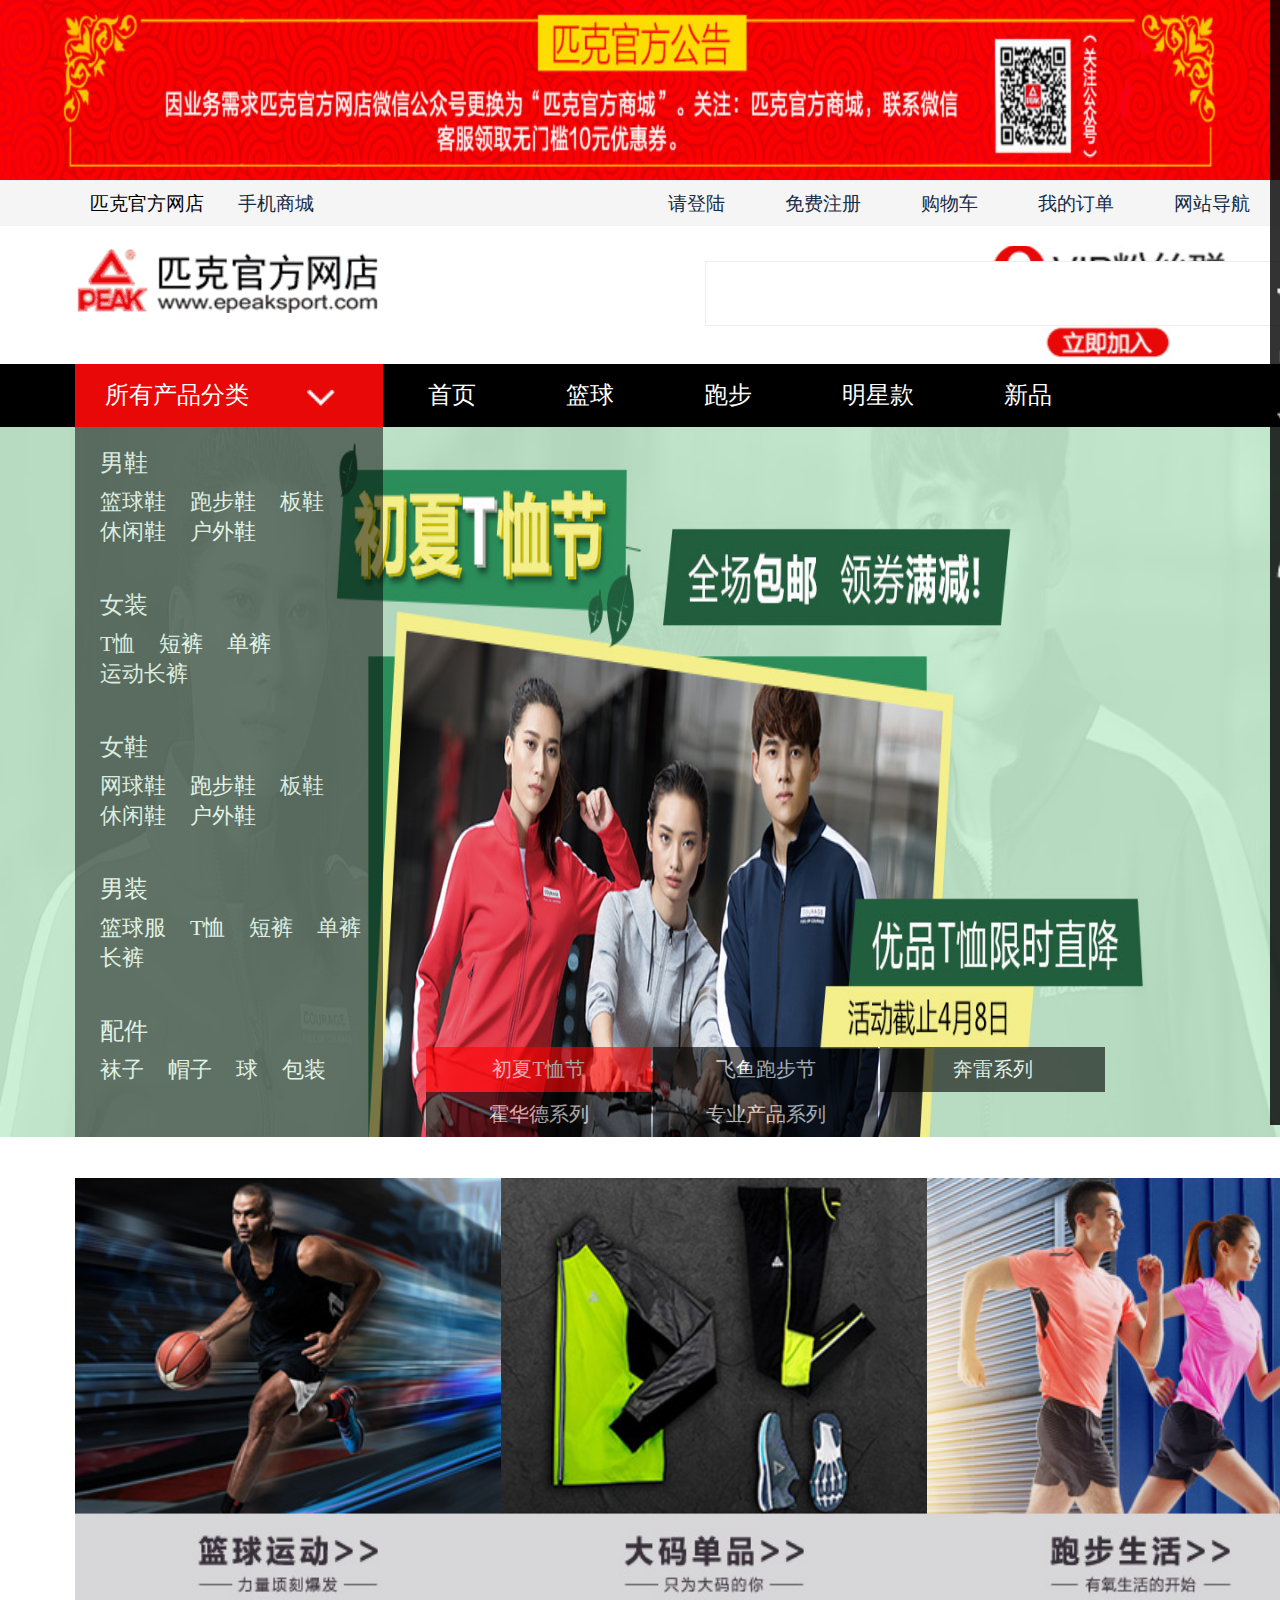
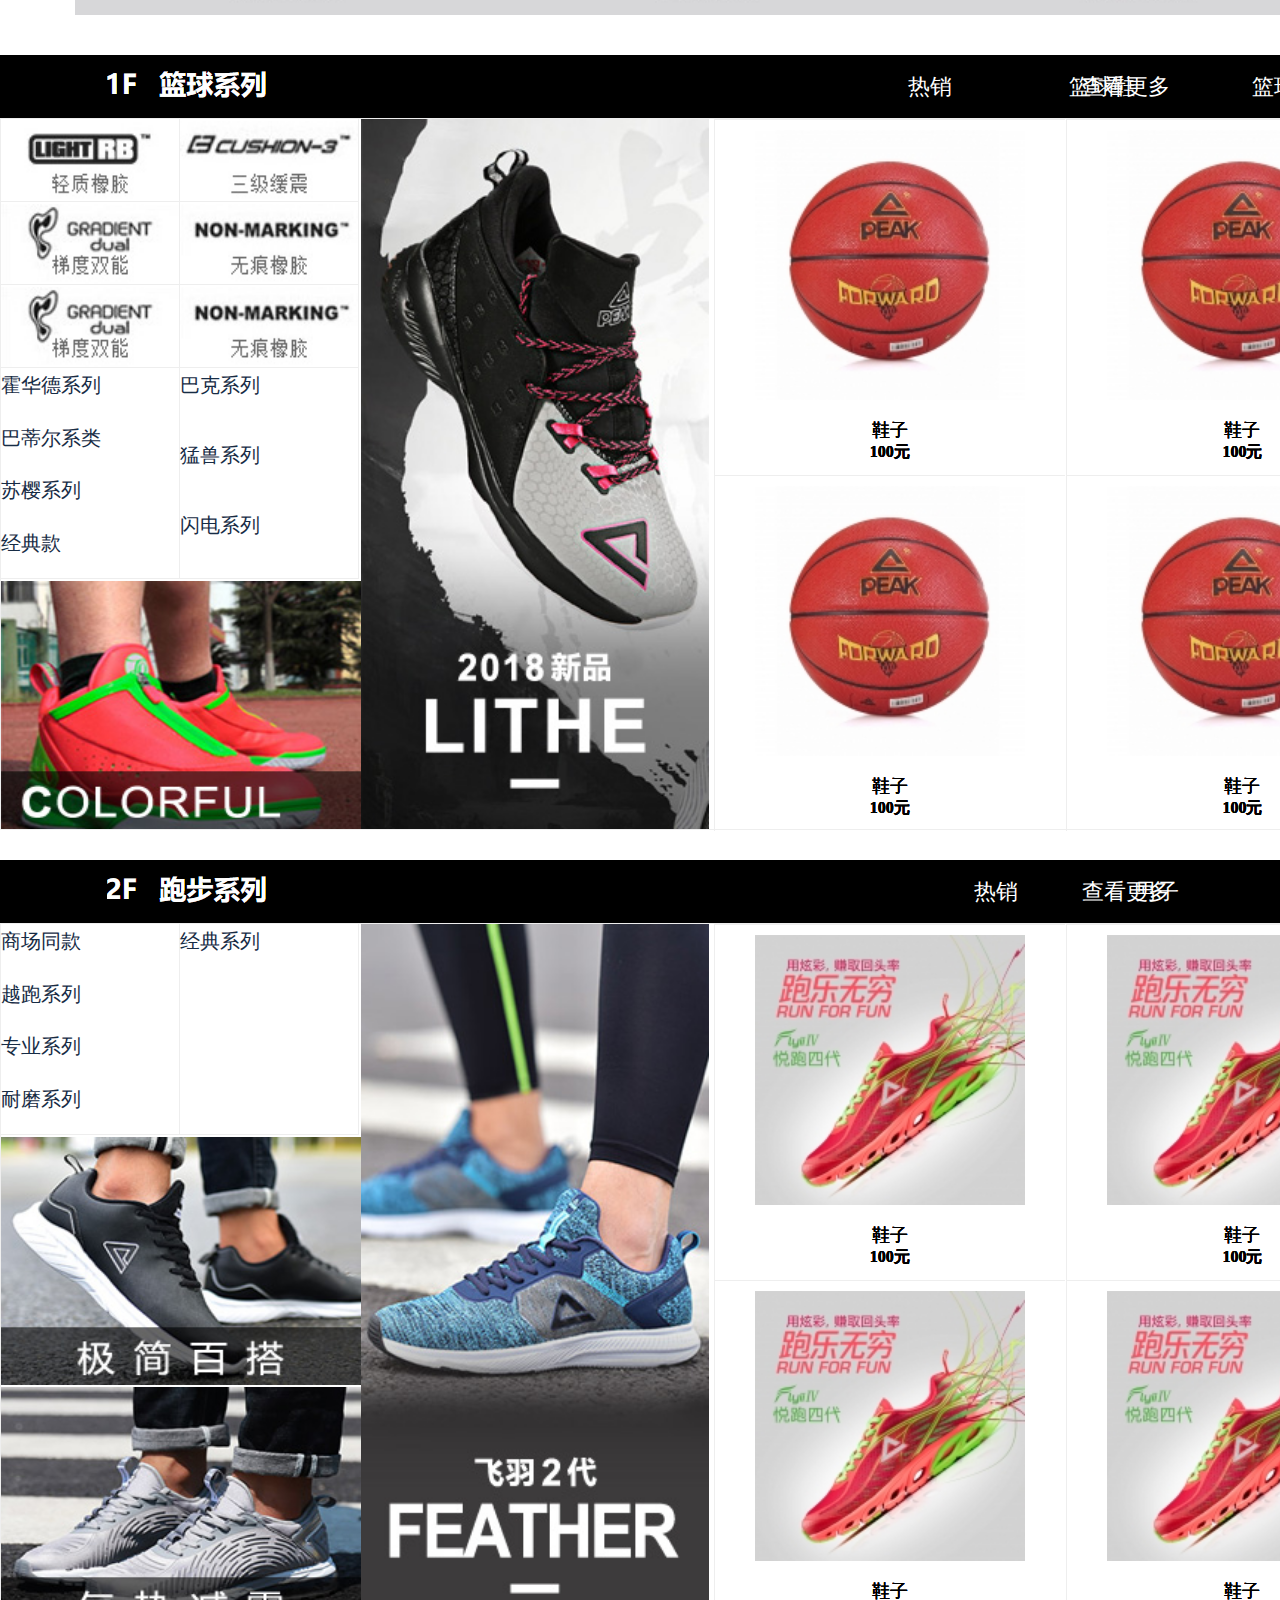
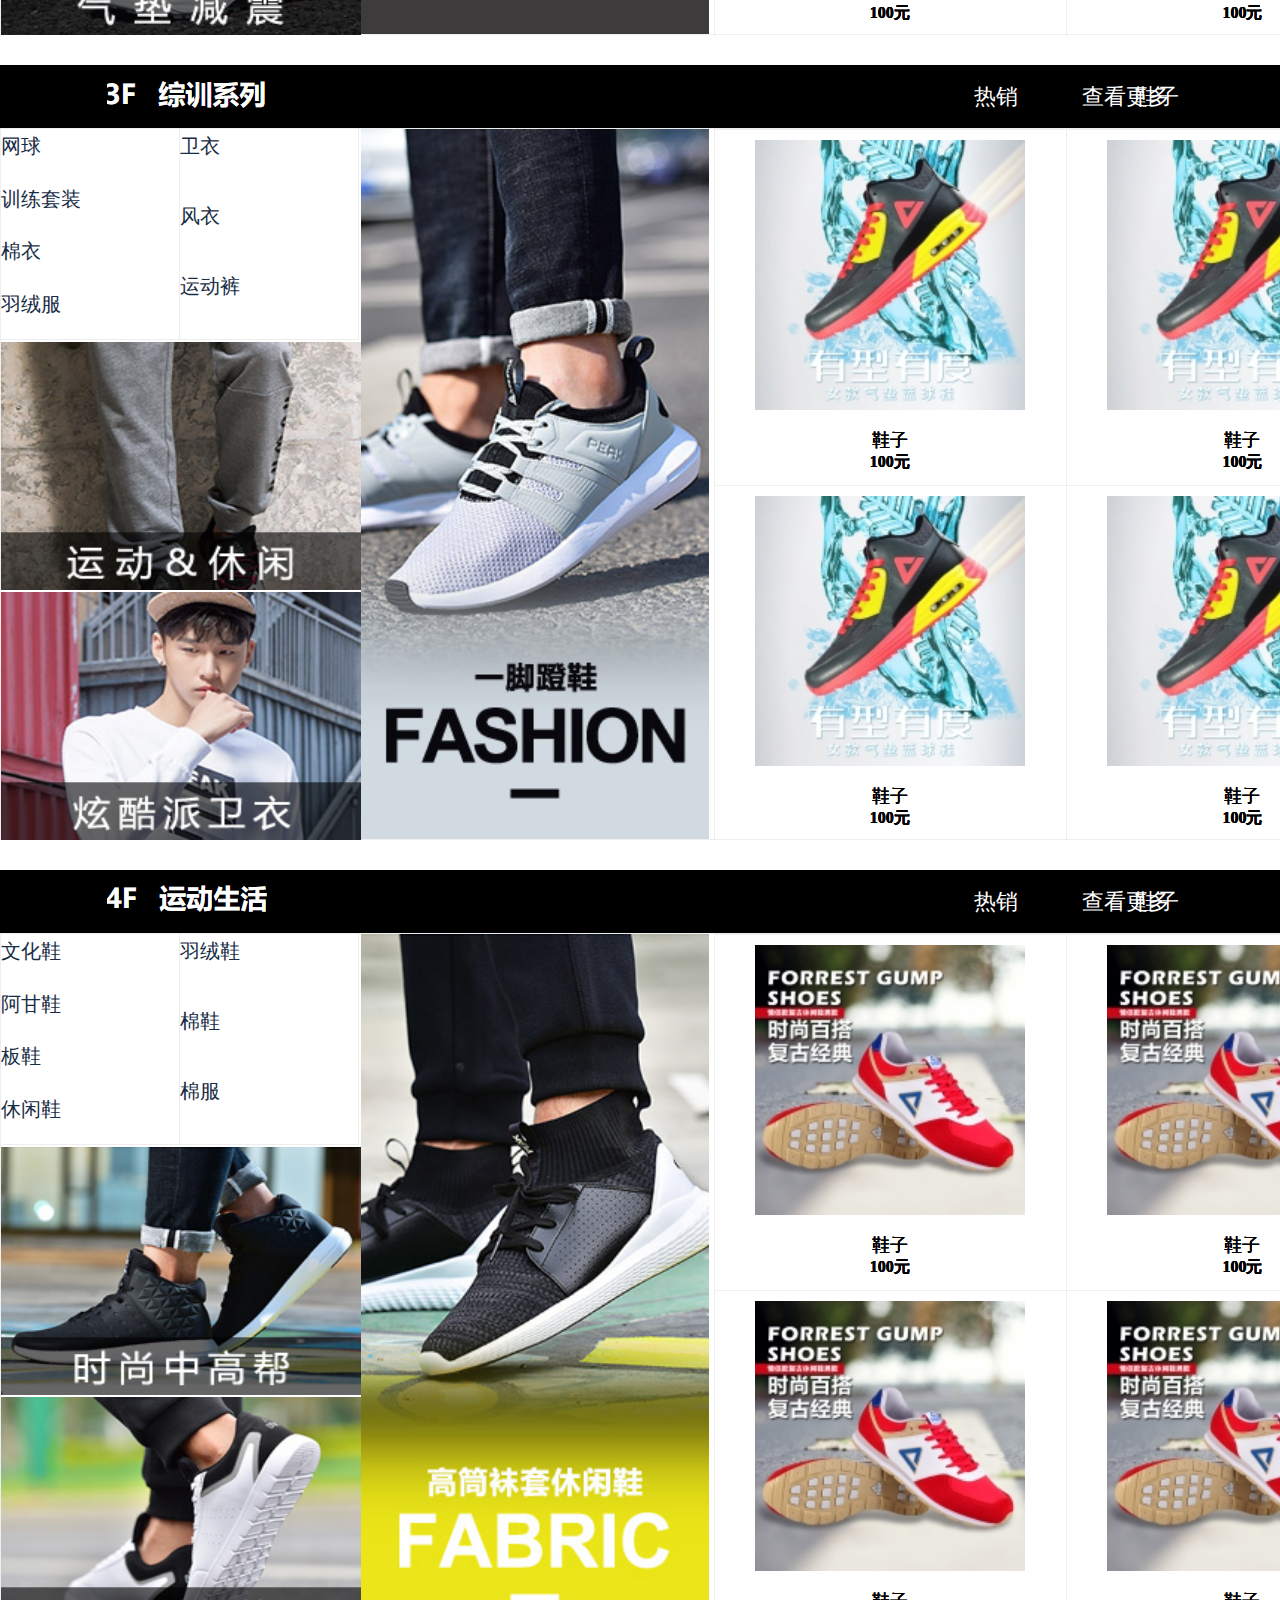
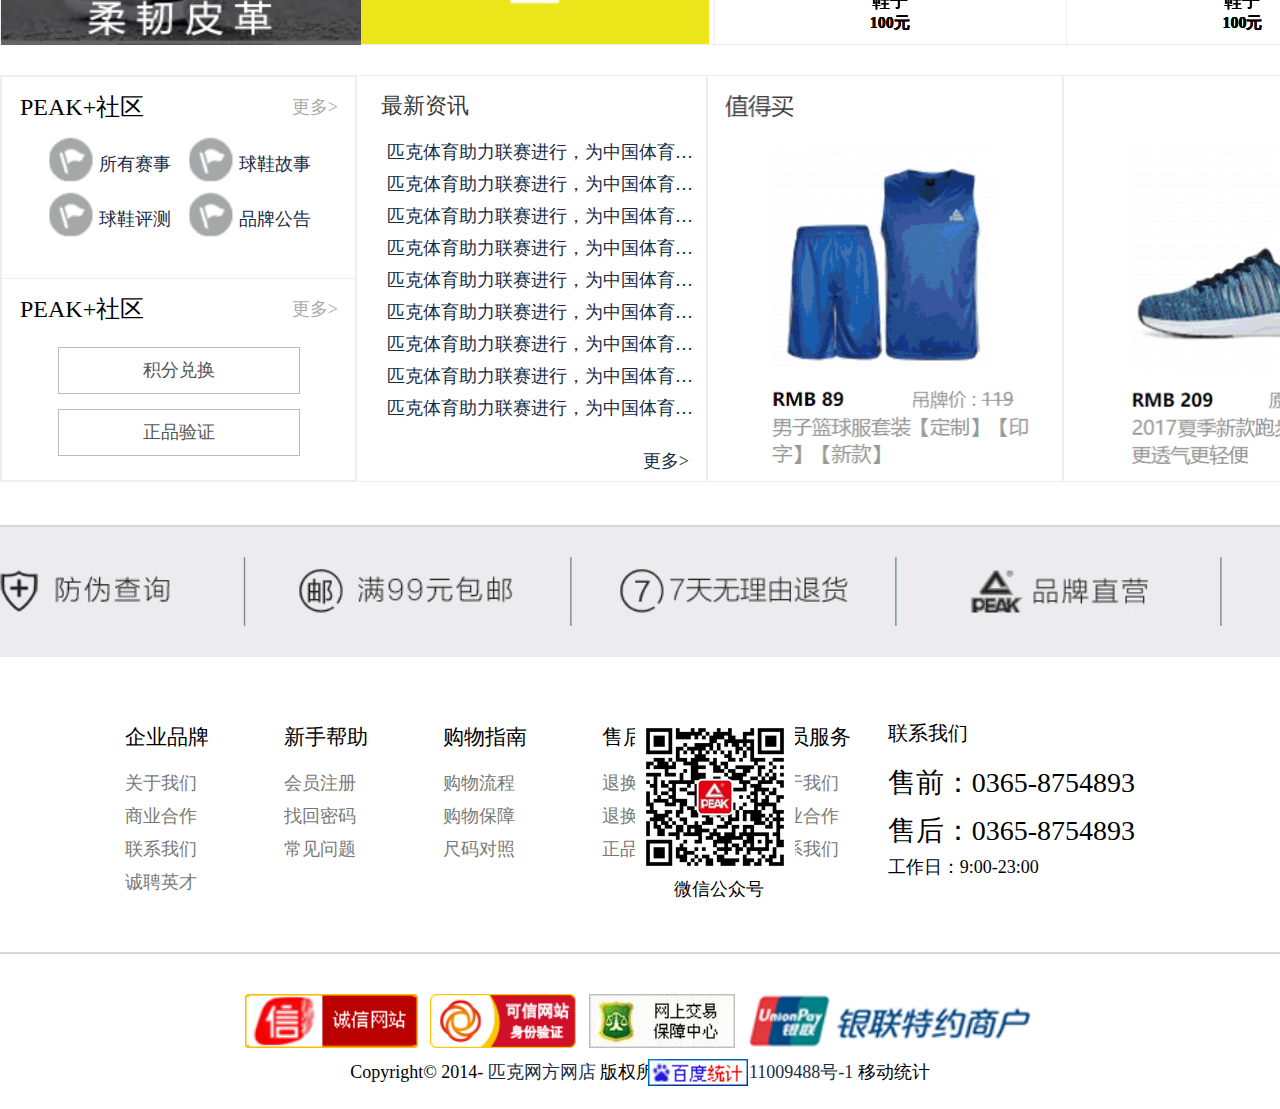
<file: peak/index.html>
<!DOCTYPE html>
<html>

	<head>
		<meta charset="utf-8" />
		<title></title>
	</head>
	<link rel="stylesheet" type="text/css" href="css/index.css" />

	<body>
		<div class="prop">
			<a href="index.html"><img src="images/111.jpg" alt="" /></a>
		</div>
		<!--            header           -->
		<div class="header">
			<ul class="ul-l">
				<li>匹克官方网店</li>
				<li>
					<a href="#">手机商城</a>
					<img class="ma" src="images/m_epeaksport.jpg" alt="" />
				</li>
			</ul>
			<ul class="ul-r">
				<li>
					<a href="login.html">请登陆</a>
				</li>
				<li class="regist">
					<a href="#">免费注册</a>
				</li>
				<li>
					<a href="#">购物车</a>
				</li>
				<li>
					<a href="#">我的订单</a>
				</li>
				<li>
					<a href="#">网站导航</a>
					<ul>
						<li>
							<a href="#">官网</a>
						</li>
						<li>
							<a href="#">俱乐部</a>
						</li>
						<li>
							<a href="#">社区</a>
						</li>
						<li>
							<a href="#">定制</a>
						</li>
						<li>
							<a href="#">正品验证</a>
						</li>
						<li>
							<a href="#">服务中心</a>
						</li>

					</ul>
				</li>
			</ul>
		</div>
		<!--                 search               -->
		<div class="search">
			<a class="logo" href="#"><img src="images/logo_06.gif" alt="" /></a>
			<div>
				<input type="text" />
				<input style="width:125px;height:65px;background:red;border:none;font-size:26px;color:#fff" type="button" value="搜索" />
			</div>
			<a href="#"><img src="images/logo_03.gif" alt="" /></a>
		</div>
		<!--      nav                 -->
		<div class="nav">
			<ul class="nva_t">

				<li class="prod">所有产品分类 <img src="images/jiao.gif" alt="" /></li>
				<li>
					<a href="#">首页</a>
				</li>
				<li>
					<a href="#">篮球</a>
					<div>
						<img src="images/lanqiu.jpg" alt="" />
						<ul>
							<li>
								<h5>鞋子</h5>
								<a href="#">跑步鞋</a>
								<a href="#">运动上衣</a>
								<a href="#">运动裤</a>
							</li>
							<li>
								<h5>服装</h5>
								<a href="#">跑步鞋</a>
								<a href="#">运动上衣</a>
								<a href="#">运动裤</a>
							</li>
							<li class="hot">
								<h5>热门</h5>
								<a href="#">情侣款</a>
								<a href="#">悦跑系列</a>
								<a href="#">轻便系列</a>
								<a href="#">越跑4代</a>
							</li>
						</ul>

					</div>
				</li>
				<li>
					<a href="#">跑步</a>
					<div>
						<img src="images/paobu.jpg" alt="" />
						<ul>
							<li>
								<h5>男子跑步</h5>
								<a href="#">跑步鞋</a>
								<a href="#">运动上衣</a>
								<a href="#">运动裤</a>
							</li>
							<li>
								<h5>女子跑步</h5>
								<a href="#">跑步鞋</a>
								<a href="#">运动上衣</a>
								<a href="#">运动裤</a>
							</li>
							<li class="hot">
								<h5>热门</h5>
								<a href="#">情侣款</a>
								<a href="#">悦跑系列</a>
								<a href="#">轻便系列</a>
								<a href="#">越跑4代</a>
							</li>
						</ul>

					</div>
				</li>
				<li>
					<a href="#">明星款</a>
					<div>
						<img src="images/star.jpg" alt="" />
						<ul>
							<li>
								<h5>篮球</h5>
								<a href="#">跑步鞋</a>
								<a href="#">运动上衣</a>
								<a href="#">运动裤</a>
							</li>
							<li>
								<h5>跑步</h5>
								<a href="#">跑步鞋</a>
								<a href="#">运动上衣</a>
								<a href="#">运动裤</a>
							</li>
							<li class="hot">
								<h5>热门</h5>
								<a href="#">情侣款</a>
								<a href="#">悦跑系列</a>
								<a href="#">轻便系列</a>
								<a href="#">越跑4代</a>
							</li>
						</ul>

					</div>
				</li>
				<li>
					<a href="#">新品</a>
				</li>
				<li>
					<a href="#">企业团购</a>
				</li>
				<li>
					<a href="#">校服</a>
				</li>
				<li>
					<a href="#">大码鞋</a>
				</li>
				<li>
					<a href="#">特惠</a>
				</li>
			</ul>
			<ul class="claf">

				<li>
					<h4>男鞋</h4>
					<a href="#">篮球鞋</a>
					<a href="#">跑步鞋</a>
					<a href="#">板鞋</a>
					<a href="#">休闲鞋</a>
					<a href="#">户外鞋</a>
				</li>
				<li>
					<h4>女装</h4>
					<a href="#">T恤</a>
					<a href="#">短裤</a>
					<a href="#">单裤</a>
					<a href="#">运动长裤</a>
				</li>
				<li>
					<h4>女鞋</h4>
					<a href="#">网球鞋</a>
					<a href="#">跑步鞋</a>
					<a href="#">板鞋</a>
					<a href="#">休闲鞋</a>
					<a href="#">户外鞋</a>
				</li>
				<li>
					<h4>男装</h4>
					<a href="#">篮球服</a>
					<a href="#">T恤</a>
					<a href="#">短裤</a>
					<a href="#">单裤</a>
					<a href="#">长裤</a>
				</li>
				<li>
					<h4>配件</h4>
					<a href="#">袜子</a>
					<a href="#">帽子</a>
					<a href="#">球</a>
					<a href="#">包装</a>
				</li>
			</ul>
		</div>
		<!--                  banner                   -->
		<div class="banner">
			<div class="tp">
				<a href="#"><img style="z-index: 5;" src="images/1.jpg" alt="" /></a>
				<a href="#"><img style="z-index: 4;" src="images/2.jpg" alt="" /></a>
				<a href="#"><img style="z-index: 3;" src="images/3.jpg" alt="" /></a>
				<a href="#"><img style="z-index: 2;" src="images/4.jpg" alt="" /></a>
				<a href="#"><img style="z-index: 1;" src="images/5.jpg" alt="" /></a>
			</div>
			<ul>
				<li class="current">初夏T恤节</li>
				<li>飞鱼跑步节</li>
				<li>奔雷系列</li>
				<li>霍华德系列</li>
				<li>专业产品系列</li>

			</ul>
			<p class="bz">&lt;</p>
			<span class="bz">&gt;</span>
		</div>
		<!--         plate    -->
		<div class="plate">
			<a href="#"><img src="images/lanqiu290x280.jpg" alt="" /></a>
			<a href="#"><img src="images/dama290x280.jpg" alt="" /></a>
			<a href="#"><img src="images/running290x280.jpg" alt="" /></a>
			<a href="#"><img src="images/team290x280.jpg" alt="" /></a>
		</div>
		<!--                   floor      -->
		<div>
		<div class="floor">
			<div class="floor1 ff1">
				<a class="ff" href="#"></a><img src="images/floor1.gif" alt="" />
				<ul>
					<li class="show">热销 </li>
					<li>篮球鞋 </li>
					<li>篮球服 </li>
					<li>篮球配件 </li>
				</ul>
				<a class="more" href="#">查看更多</a>
			</div>
			<div class="cont">
				<div class="coo">
					<ul>
						<li>
							<a href="#"><img src="images/qingzhi.jpg" alt="" /></a>
						</li>
						<li>
							<a href="#"><img src="images/sanji.jpg" alt="" /></a>
						</li>
						<li>
							<a href="#"><img src="images/tidu.jpg" alt="" /></a>
						</li>
						<li>
							<a href="#"><img src="images/wuhen.jpg" alt="" /></a>
						</li>
						<li>
							<a href="#"><img src="images/tidu.jpg" alt="" /></a>
						</li>
						<li>
							<a href="#"><img src="images/wuhen.jpg" alt="" /></a>
						</li>
						<li>
							<ul>
								<li>
									<a href="#">霍华德系列</a>
								</li>
								<li>
									<a href="#">巴蒂尔系类</a>
								</li>
								<li>
									<a href="#">苏樱系列</a>
								</li>
								<li>
									<a href="#">经典款</a>
								</li>
							</ul>
						</li>
						<li>
							<ul>
								<li>
									<a href="#">巴克系列</a>
								</li>
								<li>
									<a href="#">猛兽系列</a>
								</li>
								<li>
									<a href="#">闪电系列</a>
								</li>
							</ul>
						</li>
					</ul>
					<a href="#"><img src="images/DA610531.jpg" alt="" /></a>
				</div>
				<div class="cp">
					<a href=""><img src="images/DA810061.jpg" alt="" /></a>
				</div>
				<div class="main mm1">
					<ul>
						<li>
							<img src="images/x1512975912767_4366_x_180_x_180.jpg" alt="" />
							<p>鞋子</p>
							<i>100元</i>
						</li>
						<li>
							<img src="images/x1501836232977_5217_x_180_x_180.jpg" alt="" />
							<p>鞋子</p>
							<i>100元</i>
						</li>
						<li>
							<img src="images/x1488250986859_7181_x_180_x_180.jpg" alt="" />
							<p>鞋子</p>
							<i>100元</i>
						</li>
						<li>
							<img src="images/x1495264915879_1499_x_180_x_180.jpg" alt="" />
							<p>鞋子</p>
							<i>100元</i>
						</li>
						<li>
							<img src="images/x1498899426944_3145_x_180_x_180.jpg" alt="" />
							<p>鞋子</p>
							<i>100元</i>
						</li>
						<li>
							<dd><img src="images/x1501053082781_3267_x_180_x_180.jpg" alt="" />
								<p>鞋子</p>
								<i>100元</i>
						</li>
					</ul>

				</div>
				<div class="main mm1">
					<ul>
						<li>
							<img src="images/x1447055515194_7342_x_180_x_180.jpg" alt="" />
							<p>鞋子</p>
							<i>100元</i>
						</li>
						<li>
							<img src="images/x1480256606753_7136_x_180_x_180.jpg" alt="" />
							<p>鞋子</p>
							<i>100元</i>
						</li>
						<li>
							<img src="images/x1470815304541_4626_x_180_x_180.jpg" alt="" />
							<p>鞋子</p>
							<i>100元</i>
						</li>
						<li>
							<img src="images/x1470644400690_5695_x_180_x_180.jpg" alt="" />
							<p>鞋子</p>
							<i>100元</i>
						</li>
						<li>
							<img src="images/x1453874354323_8680_x_180_x_180.jpg" alt="" />
							<p>鞋子</p>
							<i>100元</i>
						</li>
						<li>
							<dd><img src="images/x1462862387956_4696_x_180_x_180.jpg" alt="" />
								<p>鞋子</p>
								<i>100元</i>
						</li>
					</ul>

				</div>
				<div class="main mm1">
					<ul>
						<li>
							<img src="images/x1463996570643_5756_x_180_x_180.jpg" alt="" />
							<p>鞋子</p>
							<i>100元</i>
						</li>
						<li>
							<img src="images/x1432794001424_3321_x_180_x_180.jpg" alt="" />
							<p>鞋子</p>
							<i>100元</i>
						</li>
						<li>
							<img src="images/x1429238625115_8495_x_180_x_180.jpg" alt="" />
							<p>鞋子</p>
							<i>100元</i>
						</li>
						<li>
							<img src="images/x1495092666563_4329_x_180_x_180.jpg" alt="" />
							<p>鞋子</p>
							<i>100元</i>
						</li>
						<li>
							<img src="images/x1495093514965_4963_x_180_x_180.jpg" alt="" />
							<p>鞋子</p>
							<i>100元</i>
						</li>
						<li>
							<dd><img src="images/x1509009139534_1185_x_150_x_150.jpg" alt="" />
								<p>鞋子</p>
								<i>100元</i>
						</li>
					</ul>

				</div>
				<div class="main mm1">
					<ul>
						<li>
							<img src="images/x1436778232020_6360_x_180_x_180.jpg" alt="" />
							<p>鞋子</p>
							<i>100元</i>
						</li>
						<li>
							<img src="images/x1436778232020_6360_x_180_x_180.jpg" alt="" />
							<p>鞋子</p>
							<i>100元</i>
						</li>
						<li>
							<img src="images/x1436778232020_6360_x_180_x_180.jpg" alt="" />
							<p>鞋子</p>
							<i>100元</i>
						</li>
						<li>
							<img src="images/x1436778232020_6360_x_180_x_180.jpg" alt="" />
							<p>鞋子</p>
							<i>100元</i>
						</li>
						<li>
							<img src="images/x1436778232020_6360_x_180_x_180.jpg" alt="" />
							<p>鞋子</p>
							<i>100元</i>
						</li>
						<li>
							<dd><img src="images/x1436778232020_6360_x_180_x_180.jpg" alt="" />
								<p>鞋子</p>
								<i>100元</i>
						</li>
					</ul>

				</div>
			</div>
		</div>
		<!--                   floor1      -->
		<div class="floor">
			<div class="floor1 ff2">
				<a class="ff" href="#"></a><img src="images/floor1_06.gif" alt="" />
				<ul>
					<li class="show">热销 </li>
					<li>男子 </li>
					<li>女子 </li>
					<li>情侣款 </li>
				</ul>
				<a class="more" href="#">查看更多</a>
			</div>
			<div class="cont">
				<div class="coo">
					<ul>
						<li>
							<ul>
								<li>
									<a href="#">商场同款</a>
								</li>
								<li>
									<a href="#">越跑系列</a>
								</li>
								<li>
									<a href="#">专业系列</a>
								</li>
								<li>
									<a href="#">耐磨系列</a>
								</li>
							</ul>
						</li>
						<li>
							<ul>
								<li>
									<a href="#">经典系列</a>
								</li>

							</ul>
						</li>
					</ul>
					<a href="#"><img src="images/DH740017.jpg" alt="" /></a>
					<a href="#"><img src="images/DH740007.jpg" alt="" /></a>
				</div>
				<div class="cp">
					<a href=""><img src="images/DH741061.jpg" alt="" /></a>
				</div>
				<div class="main mm2">
					<ul>
						<li>
							<img src="images/x1512975912767_4366_x_180_x_180.jpg" alt="" />
							<p>鞋子</p>
							<i>100元</i>
						</li>
						<li>
							<img src="images/x1501836232977_5217_x_180_x_180.jpg" alt="" />
							<p>鞋子</p>
							<i>100元</i>
						</li>
						<li>
							<img src="images/x1488250986859_7181_x_180_x_180.jpg" alt="" />
							<p>鞋子</p>
							<i>100元</i>
						</li>
						<li>
							<img src="images/x1495264915879_1499_x_180_x_180.jpg" alt="" />
							<p>鞋子</p>
							<i>100元</i>
						</li>
						<li>
							<img src="images/x1498899426944_3145_x_180_x_180.jpg" alt="" />
							<p>鞋子</p>
							<i>100元</i>
						</li>
						<li>
							<dd><img src="images/x1501053082781_3267_x_180_x_180.jpg" alt="" />
								<p>鞋子</p>
								<i>100元</i>
						</li>
					</ul>

				</div>
				<div class="main mm2">
					<ul>
						<li>
							<img src="images/x1469866138685_4298_x_180_x_180.jpg" alt="" />
							<p>鞋子</p>
							<i>100元</i>
						</li>
						<li>
							<img src="images/x1469866138685_4298_x_180_x_180.jpg" alt="" />
							<p>鞋子</p>
							<i>100元</i>
						</li>
						<li>
							<img src="images/x1469866138685_4298_x_180_x_180.jpg" alt="" />
							<p>鞋子</p>
							<i>100元</i>
						</li>
						<li>
							<img src="images/x1469866138685_4298_x_180_x_180.jpg" alt="" />
							<p>鞋子</p>
							<i>100元</i>
						</li>
						<li>
							<img src="images/x1469866138685_4298_x_180_x_180.jpg" alt="" />
							<p>鞋子</p>
							<i>100元</i>
						</li>
						<li>
							<dd><img src="images/x1469866138685_4298_x_180_x_180.jpg" alt="" />
								<p>鞋子</p>
								<i>100元</i>
						</li>
					</ul>

				</div>
				<div class="main mm2">
					<ul>
						<li>
							<img src="images/x1475224505001_5166_x_180_x_180.jpg" alt="" />
							<p>鞋子</p>
							<i>100元</i>
						</li>
						<li>
							<img src="images/x1475224505001_5166_x_180_x_180.jpg" alt="" />
							<p>鞋子</p>
							<i>100元</i>
						</li>
						<li>
							<img src="images/x1475224505001_5166_x_180_x_180.jpg" alt="" />
							<p>鞋子</p>
							<i>100元</i>
						</li>
						<li>
							<img src="images/x1475224505001_5166_x_180_x_180.jpg" alt="" />
							<p>鞋子</p>
							<i>100元</i>
						</li>
						<li>
							<img src="images/x1475224505001_5166_x_180_x_180.jpg" alt="" />
							<p>鞋子</p>
							<i>100元</i>
						</li>
						<li>
							<dd><img src="images/x1475224505001_5166_x_180_x_180.jpg" alt="" />
								<p>鞋子</p>
								<i>100元</i>
						</li>
					</ul>

				</div>
				<div class="main mm2">
					<ul>
						<li>
							<img src="images/x1484817546033_8005_x_180_x_180.jpg" alt="" />
							<p>鞋子</p>
							<i>100元</i>
						</li>
						<li>
							<img src="images/x1484817546033_8005_x_180_x_180.jpg" alt="" />
							<p>鞋子</p>
							<i>100元</i>
						</li>
						<li>
							<img src="images/x1484817546033_8005_x_180_x_180.jpg" alt="" />
							<p>鞋子</p>
							<i>100元</i>
						</li>
						<li>
							<img src="images/x1484817546033_8005_x_180_x_180.jpg" alt="" />
							<p>鞋子</p>
							<i>100元</i>
						</li>
						<li>
							<img src="images/x1484817546033_8005_x_180_x_180.jpg" alt="" />
							<p>鞋子</p>
							<i>100元</i>
						</li>
						<li>
							<dd><img src="images/x1484817546033_8005_x_180_x_180.jpg" alt="" />
								<p>鞋子</p>
								<i>100元</i>
						</li>
					</ul>

				</div>
			</div>
		</div>
		<!--                   floor2      -->
		<div class="floor">
			<div class="floor1 ff3">
				<a class="ff" href="#"></a><img src="images/floor1_09.gif" alt="" />
				<ul>
					<li class="show">热销 </li>
					<li>鞋子 </li>
					<li>服装 </li>
					<li>情侣款 </li>
				</ul>
				<a class="more" href="#">查看更多</a>
			</div>
			<div class="cont">
				<div class="coo">
					<ul>

						<li>
							<ul>
								<li>
									<a href="#">网球</a>
								</li>
								<li>
									<a href="#">训练套装</a>
								</li>
								<li>
									<a href="#">棉衣</a>
								</li>
								<li>
									<a href="#">羽绒服</a>
								</li>
							</ul>
						</li>
						<li>
							<ul>
								<li>
									<a href="#">卫衣</a>
								</li>
								<li>
									<a href="#">风衣</a>
								</li>
								<li>
									<a href="#">运动裤</a>
								</li>
							</ul>
						</li>
					</ul>
					<a href="#"><img src="images/F373041.jpg" alt="" /></a>
					<a href="#"><img src="images/F673551.jpg" alt="" /></a>
				</div>
				<div class="cp">
					<a href=""><img src="images/DE810441.jpg" alt="" /></a>
				</div>
				<div class="main mm3">
					<ul>
						<li>
							<img src="images/x1512975912767_4366_x_180_x_180.jpg" alt="" />
							<p>鞋子</p>
							<i>100元</i>
						</li>
						<li>
							<img src="images/x1501836232977_5217_x_180_x_180.jpg" alt="" />
							<p>鞋子</p>
							<i>100元</i>
						</li>
						<li>
							<img src="images/x1488250986859_7181_x_180_x_180.jpg" alt="" />
							<p>鞋子</p>
							<i>100元</i>
						</li>
						<li>
							<img src="images/x1495264915879_1499_x_180_x_180.jpg" alt="" />
							<p>鞋子</p>
							<i>100元</i>
						</li>
						<li>
							<img src="images/x1498899426944_3145_x_180_x_180.jpg" alt="" />
							<p>鞋子</p>
							<i>100元</i>
						</li>
						<li>
							<dd><img src="images/x1501053082781_3267_x_180_x_180.jpg" alt="" />
								<p>鞋子</p>
								<i>100元</i>
						</li>
					</ul>

				</div>
				<div class="main mm3">
					<ul>
						<li>
							<img src="images/x1470278093775_7889_x_180_x_180.jpg" alt="" />
							<p>鞋子</p>
							<i>100元</i>
						</li>
						<li>
							<img src="images/x1470278093775_7889_x_180_x_180.jpg" alt="" />
							<p>鞋子</p>
							<i>100元</i>
						</li>
						<li>
							<img src="images/x1470278093775_7889_x_180_x_180.jpg" alt="" />
							<p>鞋子</p>
							<i>100元</i>
						</li>
						<li>
							<img src="images/x1470278093775_7889_x_180_x_180.jpg" alt="" />
							<p>鞋子</p>
							<i>100元</i>
						</li>
						<li>
							<img src="images/x1470278093775_7889_x_180_x_180.jpg" alt="" />
							<p>鞋子</p>
							<i>100元</i>
						</li>
						<li>
							<dd><img src="images/x1470278093775_7889_x_180_x_180.jpg" alt="" />
								<p>鞋子</p>
								<i>100元</i>
						</li>
					</ul>

				</div>
				<div class="main mm3">
					<ul>
						<li>
							<img src="images/x1506585494415_7742_x_180_x_180.jpg" alt="" />
							<p>鞋子</p>
							<i>100元</i>
						</li>
						<li>
							<img src="images/x1506585494415_7742_x_180_x_180.jpg" alt="" />
							<p>鞋子</p>
							<i>100元</i>
						</li>
						<li>
							<img src="images/x1506585494415_7742_x_180_x_180.jpg" alt="" />
							<p>鞋子</p>
							<i>100元</i>
						</li>
						<li>
							<img src="images/x1506585494415_7742_x_180_x_180.jpg" alt="" />
							<p>鞋子</p>
							<i>100元</i>
						</li>
						<li>
							<img src="images/x1506585494415_7742_x_180_x_180.jpg" alt="" />
							<p>鞋子</p>
							<i>100元</i>
						</li>
						<li>
							<dd><img src="images/x1506585494415_7742_x_180_x_180.jpg" alt="" />
								<p>鞋子</p>
								<i>100元</i>
						</li>
					</ul>

				</div>
				<div class="main mm3">
					<ul>
						<li>
							<img src="images/x1470636381197_2724_x_180_x_180.jpg" alt="" />
							<p>鞋子</p>
							<i>100元</i>
						</li>
						<li>
							<img src="images/x1470636381197_2724_x_180_x_180.jpg" alt="" />
							<p>鞋子</p>
							<i>100元</i>
						</li>
						<li>
							<img src="images/x1470636381197_2724_x_180_x_180.jpg" alt="" />
							<p>鞋子</p>
							<i>100元</i>
						</li>
						<li>
							<img src="images/x1470636381197_2724_x_180_x_180.jpg" alt="" />
							<p>鞋子</p>
							<i>100元</i>
						</li>
						<li>
							<img src="images/x1470636381197_2724_x_180_x_180.jpg" alt="" />
							<p>鞋子</p>
							<i>100元</i>
						</li>
						<li>
							<dd><img src="images/x1470636381197_2724_x_180_x_180.jpg" alt="" />
								<p>鞋子</p>
								<i>100元</i>
						</li>
					</ul>

				</div>
			</div>
		</div>
		<!--                   floor3     -->
		<div class="floor">
			<div class="floor1 ff4">
				<a class="ff" href="#"></a><img src="images/floor1_12.gif" alt="" />
				<ul>
					<li class="show">热销 </li>
					<li>鞋子 </li>
					<li>服装 </li>
					<li>情侣款 </li>
				</ul>
				<a class="more" href="#">查看更多</a>
			</div>
			<div class="cont">
				<div class="coo">
					<ul>

						<li>
							<ul>
								<li>
									<a href="#">文化鞋</a>
								</li>
								<li>
									<a href="#">阿甘鞋</a>
								</li>
								<li>
									<a href="#">板鞋</a>
								</li>
								<li>
									<a href="#">休闲鞋</a>
								</li>
							</ul>
						</li>
						<li>
							<ul>
								<li>
									<a href="#">羽绒鞋</a>
								</li>
								<li>
									<a href="#">棉鞋</a>
								</li>
								<li>
									<a href="#">棉服</a>
								</li>
							</ul>
						</li>
					</ul>
					<a href="#"><img src="images/DE740521.jpg" alt="" /></a>
					<a href="#"><img src="images/DE810401.jpg" alt="" /></a>
				</div>
				<div class="cp">
					<a href=""><img src="images/DE740481.jpg" alt="" /></a>
				</div>
				<div class="main mm4">
					<ul>
						<li>
							<img src="images/x1512975912767_4366_x_180_x_180.jpg" alt="" />
							<p>鞋子</p>
							<i>100元</i>
						</li>
						<li>
							<img src="images/x1501836232977_5217_x_180_x_180.jpg" alt="" />
							<p>鞋子</p>
							<i>100元</i>
						</li>
						<li>
							<img src="images/x1488250986859_7181_x_180_x_180.jpg" alt="" />
							<p>鞋子</p>
							<i>100元</i>
						</li>
						<li>
							<img src="images/x1495264915879_1499_x_180_x_180.jpg" alt="" />
							<p>鞋子</p>
							<i>100元</i>
						</li>
						<li>
							<img src="images/x1498899426944_3145_x_180_x_180.jpg" alt="" />
							<p>鞋子</p>
							<i>100元</i>
						</li>
						<li>
							<dd><img src="images/x1501053082781_3267_x_180_x_180.jpg" alt="" />
								<p>鞋子</p>
								<i>100元</i>
						</li>
					</ul>

				</div>
				<div class="main mm4">
					<ul>
						<li>
							<img src="images/x1511511990879_4933_x_180_x_180.jpg" alt="" />
							<p>鞋子</p>
							<i>100元</i>
						</li>
						<li>
							<img src="images/x1511511990879_4933_x_180_x_180.jpg" alt="" />
							<p>鞋子</p>
							<i>100元</i>
						</li>
						<li>
							<img src="images/x1511511990879_4933_x_180_x_180.jpg" alt="" />
							<p>鞋子</p>
							<i>100元</i>
						</li>
						<li>
							<img src="images/x1511511990879_4933_x_180_x_180.jpg" alt="" />
							<p>鞋子</p>
							<i>100元</i>
						</li>
						<li>
							<img src="images/x1511511990879_4933_x_180_x_180.jpg" alt="" />
							<p>鞋子</p>
							<i>100元</i>
						</li>
						<li>
							<dd><img src="images/x1511511990879_4933_x_180_x_180.jpg" alt="" />
								<p>鞋子</p>
								<i>100元</i>
						</li>
					</ul>

				</div>
				<div class="main mm4">
					<ul>
						<li>
							<img src="images/x1478437626685_6132_x_180_x_180.jpg" alt="" />
							<p>鞋子</p>
							<i>100元</i>
						</li>
						<li>
							<img src="images/x1478437626685_6132_x_180_x_180.jpg" alt="" />
							<p>鞋子</p>
							<i>100元</i>
						</li>
						<li>
							<img src="images/x1478437626685_6132_x_180_x_180.jpg" alt="" />
							<p>鞋子</p>
							<i>100元</i>
						</li>
						<li>
							<img src="images/x1478437626685_6132_x_180_x_180.jpg" alt="" />
							<p>鞋子</p>
							<i>100元</i>
						</li>
						<li>
							<img src="images/x1478437626685_6132_x_180_x_180.jpg" alt="" />
							<p>鞋子</p>
							<i>100元</i>
						</li>
						<li>
							<dd><img src="images/x1478437626685_6132_x_180_x_180.jpg" alt="" />
								<p>鞋子</p>
								<i>100元</i>
						</li>
					</ul>

				</div>
				<div class="main mm4">
					<ul>
						<li>
							<img src="images/x1484904736194_9245_x_180_x_180.jpg" alt="" />
							<p>鞋子</p>
							<i>100元</i>
						</li>
						<li>
							<img src="images/x1484904736194_9245_x_180_x_180.jpg" alt="" />
							<p>鞋子</p>
							<i>100元</i>
						</li>
						<li>
							<img src="images/x1484904736194_9245_x_180_x_180.jpg" alt="" />
							<p>鞋子</p>
							<i>100元</i>
						</li>
						<li>
							<img src="images/x1484904736194_9245_x_180_x_180.jpg" alt="" />
							<p>鞋子</p>
							<i>100元</i>
						</li>
						<li>
							<img src="images/x1484904736194_9245_x_180_x_180.jpg" alt="" />
							<p>鞋子</p>
							<i>100元</i>
						</li>
						<li>
							<dd><img src="images/x1484904736194_9245_x_180_x_180.jpg" alt="" />
								<p>鞋子</p>
								<i>100元</i>
						</li>
					</ul>

				</div>
			</div>
		</div>
		</div>
		<!--      comty                        -->
		<div class="comty">
			<div class="comty_1">
				<div class="up">
					<h4>PEAK+社区</h4>
					<i><a href="#">更多></a></i>
					<ul>
						<li>
							<a href="#">所有赛事</a>
						</li>
						<li>
							<a href="#">球鞋故事</a>
						</li>
						<li>
							<a href="#">球鞋评测</a>
						</li>
						<li>
							<a href="#">品牌公告</a>
						</li>
					</ul>
				</div>
				<div class="down">
					<h4>PEAK+社区</h4>
					<i><a href="#">更多></a></i>
					<p class="jf">
						<a href="#">积分兑换</a>
					</p>
					<p class="jg">
						<a href="#">正品验证</a>
					</p>
				</div>
			</div>
			<div class="comty_2">
				<h4>最新资讯</h4>
				<ul>
					<li>
						<a href="#">匹克体育助力联赛进行，为中国体育事业</a>
					</li>
					<li>
						<a href="#">匹克体育助力联赛进行，为中国体育事业</a>
					</li>
					<li>
						<a href="#">匹克体育助力联赛进行，为中国体育事业</a>
					</li>
					<li>
						<a href="#">匹克体育助力联赛进行，为中国体育事业</a>
					</li>
					<li>
						<a href="#">匹克体育助力联赛进行，为中国体育事业</a>
					</li>
					<li>
						<a href="#">匹克体育助力联赛进行，为中国体育事业</a>
					</li>
					<li>
						<a href="#">匹克体育助力联赛进行，为中国体育事业</a>
					</li>
					<li>
						<a href="#">匹克体育助力联赛进行，为中国体育事业</a>
					</li>
					<li>
						<a href="#">匹克体育助力联赛进行，为中国体育事业</a>
					</li>
				</ul>
				<p>
					<a href="#">更多></a>
				</p>
			</div>
			<div class="comty_3">
				<a href="#"><img src="images/she_03.gif" alt="" /></a>
			</div>
			<div class="comty_4">
				<a href="#"><img src="images/she_05.gif" alt="" /></a>
			</div>
			<div class="comty_5">
				<h4>评测</h4>
				<ul>
					<li style="z-index: 0;left: 0;">
						<a href="#"><img src="images/blog_shandian.jpg" alt="" /></a>
						<p>
							<a href="#">韦德祥云</a>
						</p>
					</li>
					<li>
						<a href="#"><img src="images/blog02.jpg" alt="" /></a>
						<p>
							<a href="#">闪电来袭</a>
						</p>
					</li>
					<li>
						<a href="#"><img src="images/blog04.jpg" alt="" /></a>
						<p>
							<a href="#">好些</a>
						</p>
					</li>
					<li>
						<a href="#"><img src="images/blog05.jpg" alt="" /></a>
						<p>
							<a href="#">坏次哦</a>
						</p>
					</li>
				</ul>
			</div>
		</div>
		<!--      sfs    -->
		<div class="sfs">
			<a href="#"><img src="images/shou_07.gif" alt="" /></a>
		</div>
		<!--       serve     -->
		<div class="serve">
			<div class="seve_l">
				<ul>
					<li class="bt">企业品牌</li>
					<li>
						<a href="#">关于我们</a>
					</li>
					<li>
						<a href="#">商业合作</a>
					</li>
					<li>
						<a href="#">联系我们</a>
					</li>
					<li>
						<a href="#">诚聘英才</a>
					</li>
				</ul>
				<ul>
					<li class="bt">新手帮助</li>
					<li>
						<a href="#">会员注册</a>
					</li>
					<li>
						<a href="#">找回密码</a>
					</li>
					<li>
						<a href="#">常见问题</a>
					</li>

				</ul>
				<ul>
					<li class="bt">购物指南</li>
					<li>
						<a href="#">购物流程</a>
					</li>
					<li>
						<a href="#">购物保障</a>
					</li>
					<li>
						<a href="#">尺码对照</a>
					</li>

				</ul>
				<ul>
					<li class="bt">售后服务</li>
					<li>
						<a href="#">退换货流程</a>
					</li>
					<li>
						<a href="#">退换政策 </a>
					</li>
					<li>
						<a href="#">正品验证</a>
					</li>
				</ul>
				<ul>
					<li class="bt">会员服务</li>
					<li>
						<a href="#">关于我们</a>
					</li>
					<li>
						<a href="#">商业合作</a>
					</li>
					<li>
						<a href="#">联系我们</a>
					</li>

				</ul>
			</div>
			<div class="seve_r">
				<img src="images/weixin160x160.jpg" alt="" />
				<h3>联系我们</h3>
				<p>售前：0365-8754893</p>
				<p>售后：0365-8754893</p>
				<span>工作日：9:00-23:00</span>
			</div>
			<i>微信公众号</i>
		</div>
		<!--    footer    -->
		<div class="footer">
			<ul>
				<li>
					<a href="#"><img src="images/morelogo6.png" alt="" /></a>
				</li>
				<li>
					<a href="#"><img src="images/cnnic.png" alt="" /></a>
				</li>
				<li>
					<a href="#"><img src="images/baozhang.bmp" alt="" /></a>
				</li>
				<li>
					<a href="#"><img src="images/xchinapay.png" alt="" /></a>
				</li>
			</ul>
			<p>Copyright© 2014-
				<a href="#">匹克网方网店</a> 版权所有 |
				<a href="#">闽ICP备11009488号-1</a> 移动统计<img src="images/41.gif" alt="" /></p>
		</div>
		
		<div class="fix">
			<ul>
				<li>
					<a class="f1" href="#"></a>
					<div>
						会员中心
					</div>
				</li>
				<li>
					<a class="f2" href="#"></a>
				</li>
				<li>
					<a class="f3" href="#"></a>
					<div>
						我的收藏
					</div>
				</li>
				<li>
					<a class="f4" href="#"></a>
					<div>
						最近浏览
					</div>
				</li>
				<li>
					<a class="f5" href="#"></a>
					<div class="ser">
						服务电话：<br /> 售前：2345678 <br /> 售后：0985678
					</div>
				</li>
				<li>
					<a class="f6" href="#"></a>
				</li>
				<li>
					<a class="f7" href="#"></a>
					<div class="wm2">
						<img src="images/m_epeaksport.jpg" alt="" />
					</div>
				</li>
			</ul>

		</div>
		<div class="louti">
			<ul>
				<li class="show_l">
					1F篮球系列
				</li>
				<li>
					2F跑步系列
				</li>
				<li>
					3F宗训系列
				</li>
				<li>
					4F运动生活
				</li>
				<li class="bs">
					首部
				</li>
			</ul>
		</div>
		<!--        rgs             -->
		<div class="rgswrp">
			<div class="rgs">
				<ul>
					<li>登陆会员</li>
					<li class="light">会员注册</li>
				</ul>
				<div class="dige">
					
						<input type="text" placeholder="账号" />
						<input type="text" placeholder="密码" />
						<input type="button" value="立即登陆" />
					
				</div>
				<div class="dige">
						
						<input class="sname fuk" type="text" value="输入手机号" /><span id="s1"></span>
						<input class="spwd fuk" type="text" value="六位數密碼至少含有一個字母" /><span id="s2"></span>
						<input class="meg" type="button" value="获取验证码" /><span id="s3"></span>
						<input class="fuk" type="text" value="輸入驗證碼" /><span id="s4"></span>
						<input class="fuk zzh" type="text" value="确认密码" /><span id="s5"></span>
						<input type="radio" />我已阅读并同意
						<a href="#">匹克会员协议</a>
						<input class="resg" type="button" value="立即注册" />
					
				</div>

				<div class="cp">
					<p>您也可以使用合作网站帐号登录</p>
					<ul>
						<li>
							<a href="#"><img src="images/zhuce_03.gif" alt="" /></a>
						</li>
						<li>
							<a href="#"><img src="images/zhuce_05.gif" alt="" /></a>
						</li>
						<li>
							<a href="#"><img src="images/zhuce_07.gif" alt="" /></a>
						</li>
						<li>
							<a href="#"><img src="images/zhuce_09.gif" alt="" /></a>
						</li>
					</ul>
				</div>
				<div class="outer">
					<a href="#">X</a>
				</div>
			</div>

		</div>
	</body>
	<script type="text/javascript" src="jquery-1.11.1.js"></script>
	<script type="text/javascript" src="js/index.js"></script>
	<script type="text/javascript" src="js/xtlb.js"></script>
	<script type="text/javascript" src="js/cho.js"></script>
	<script type="text/javascript" src="js/sroll.js"></script>
	<script type="text/javascript" src="js/regiset.js"></script>

	

</html>
</file>
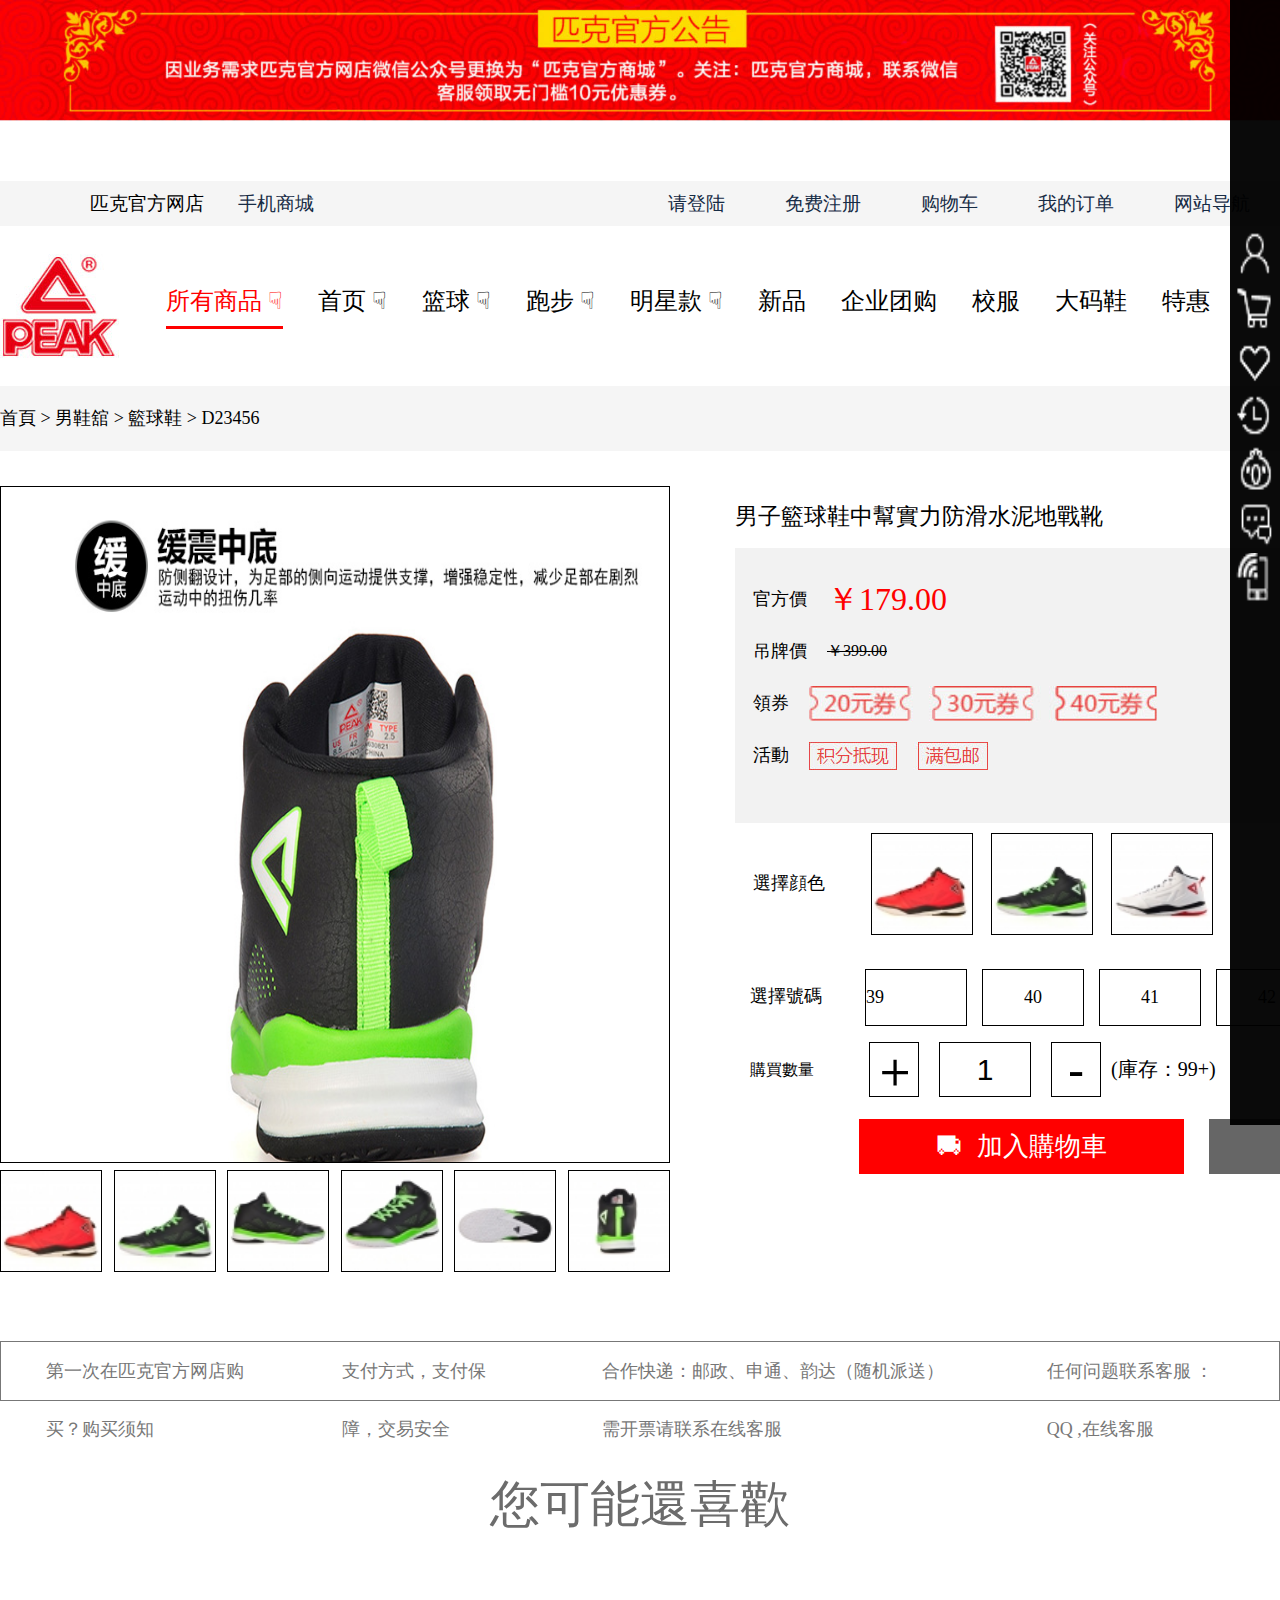
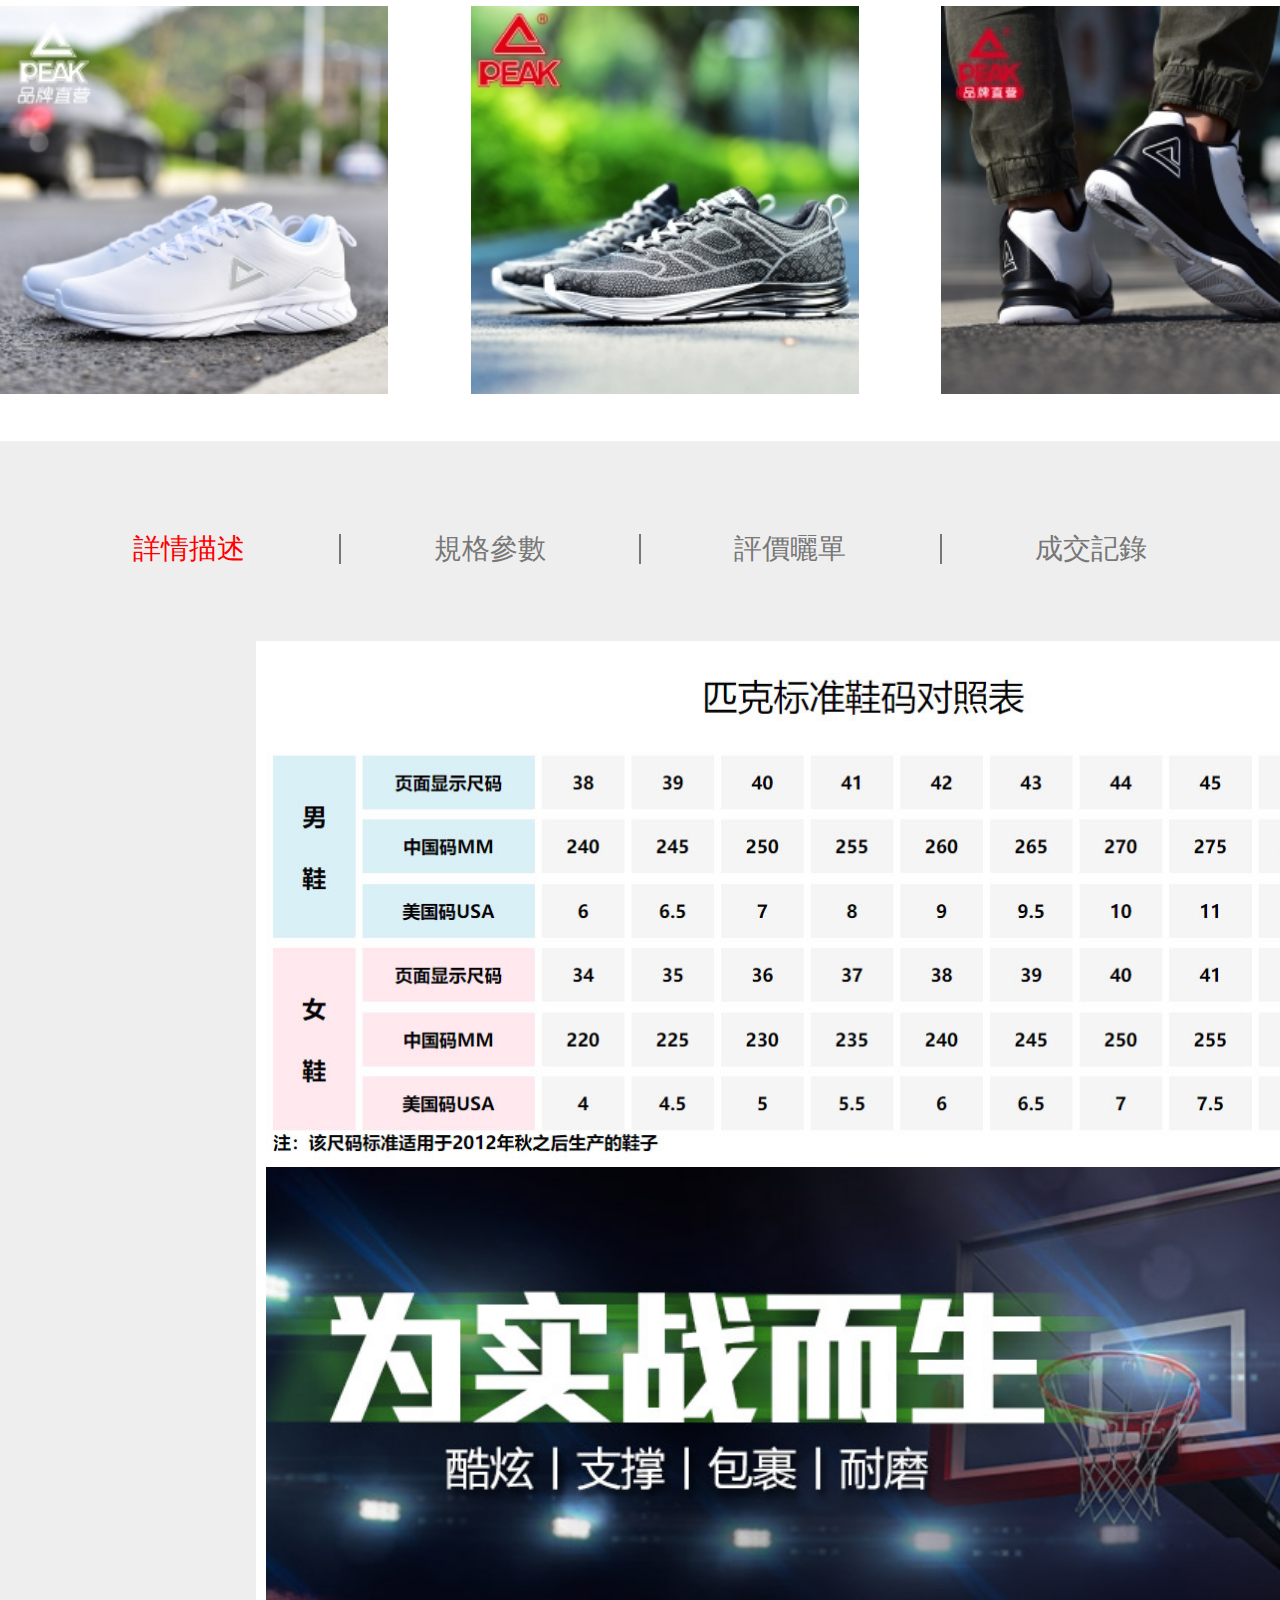
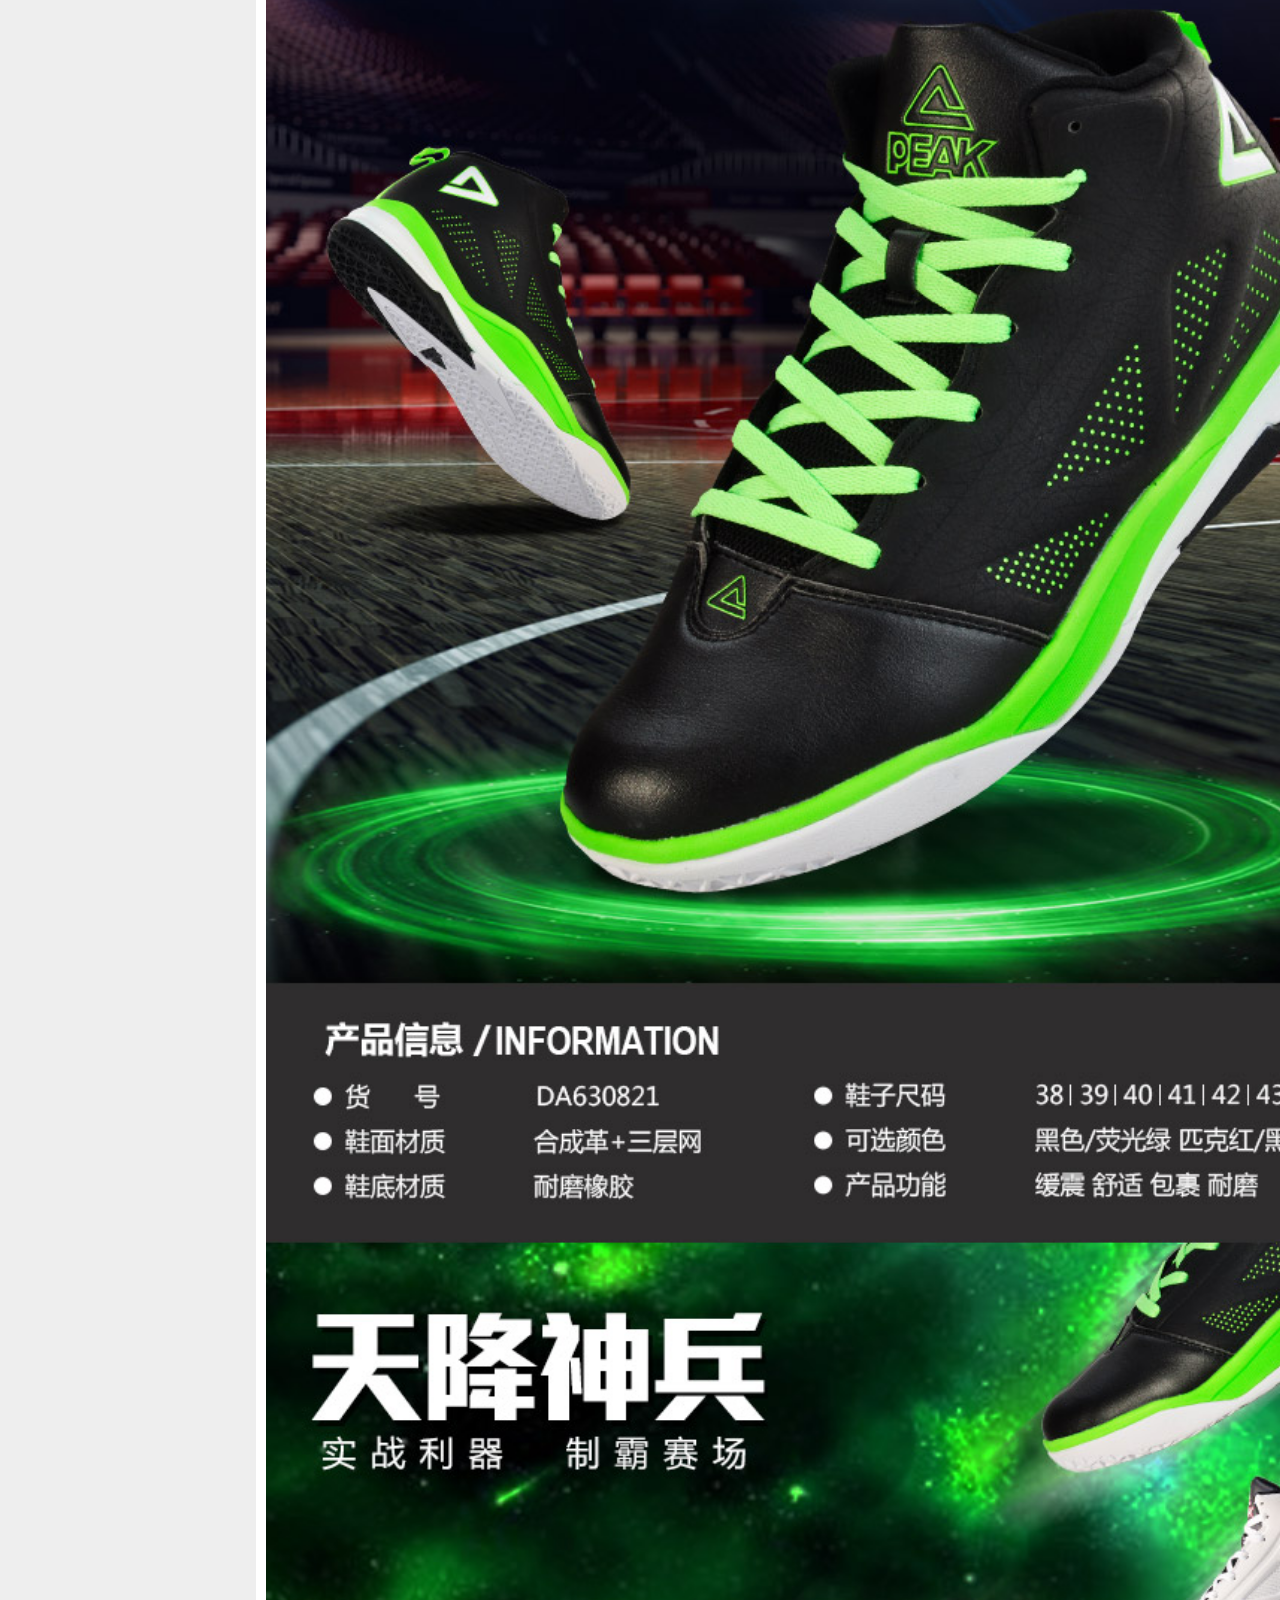
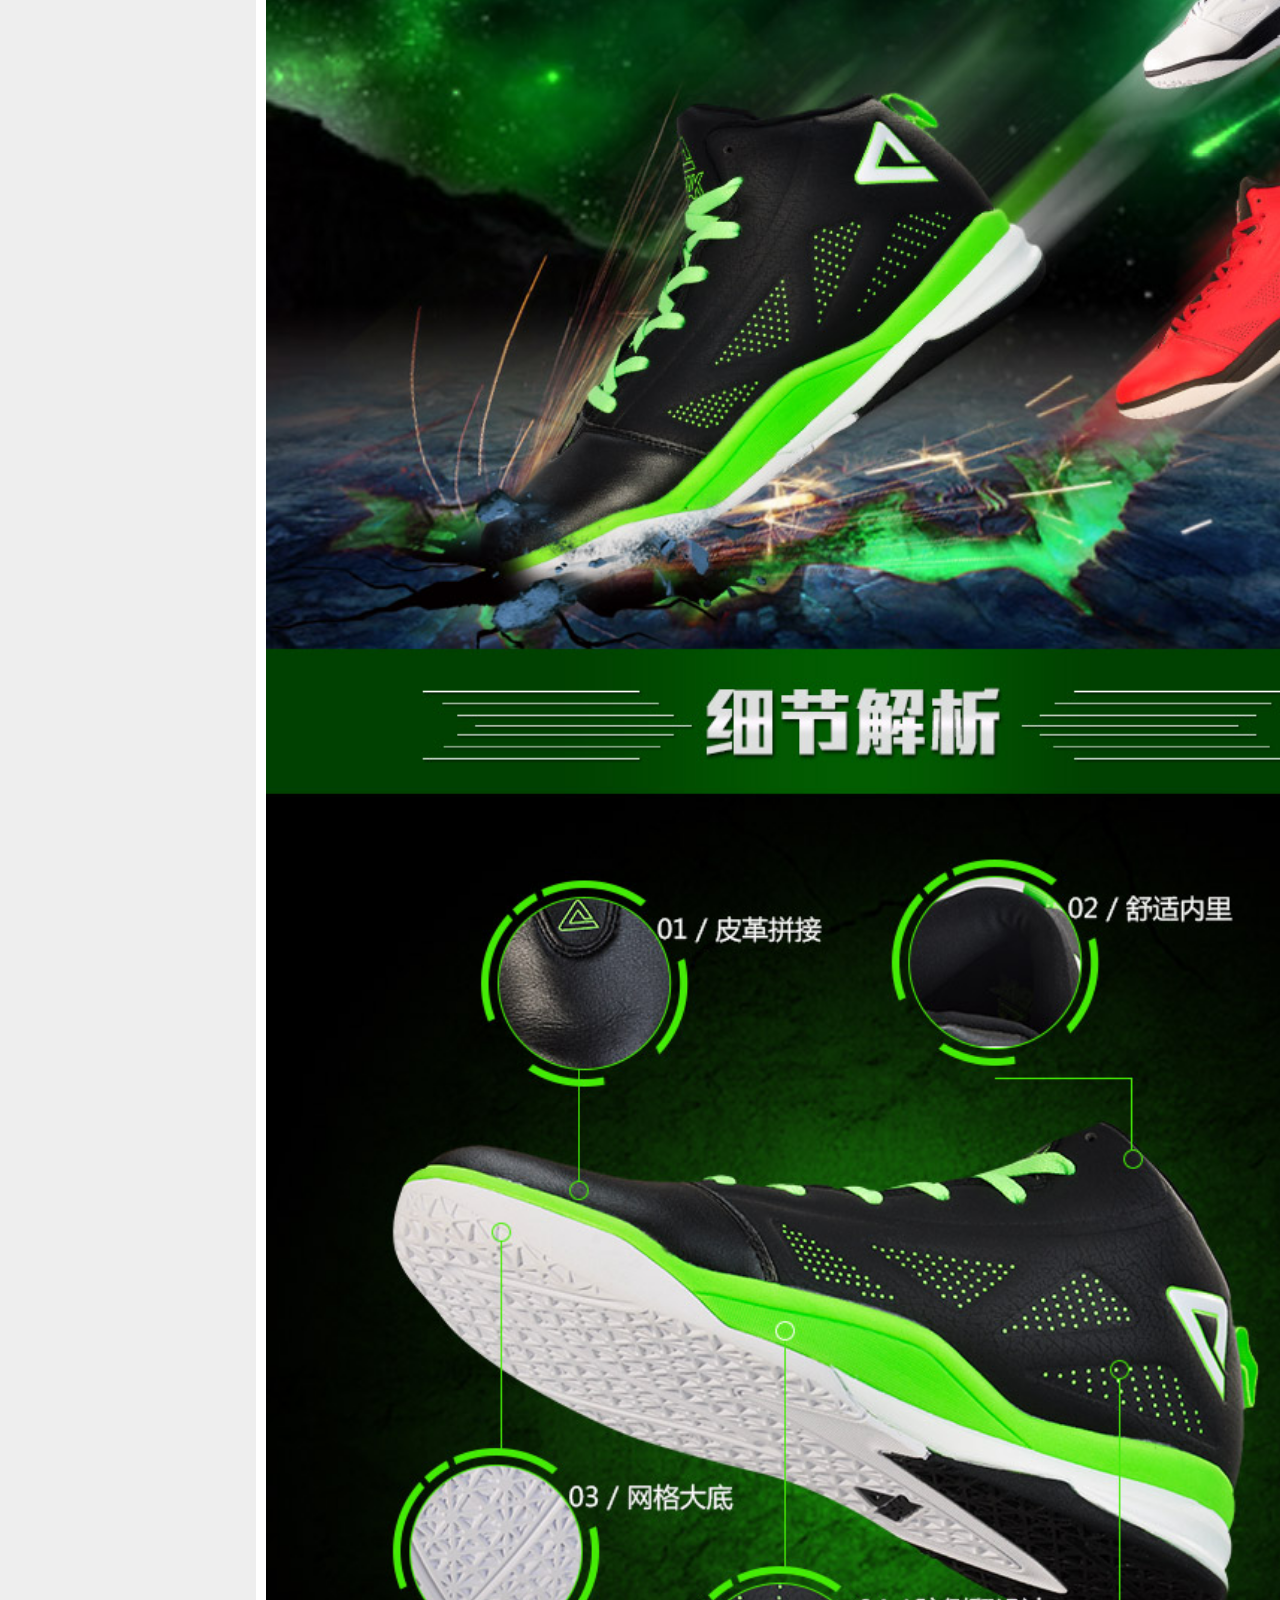
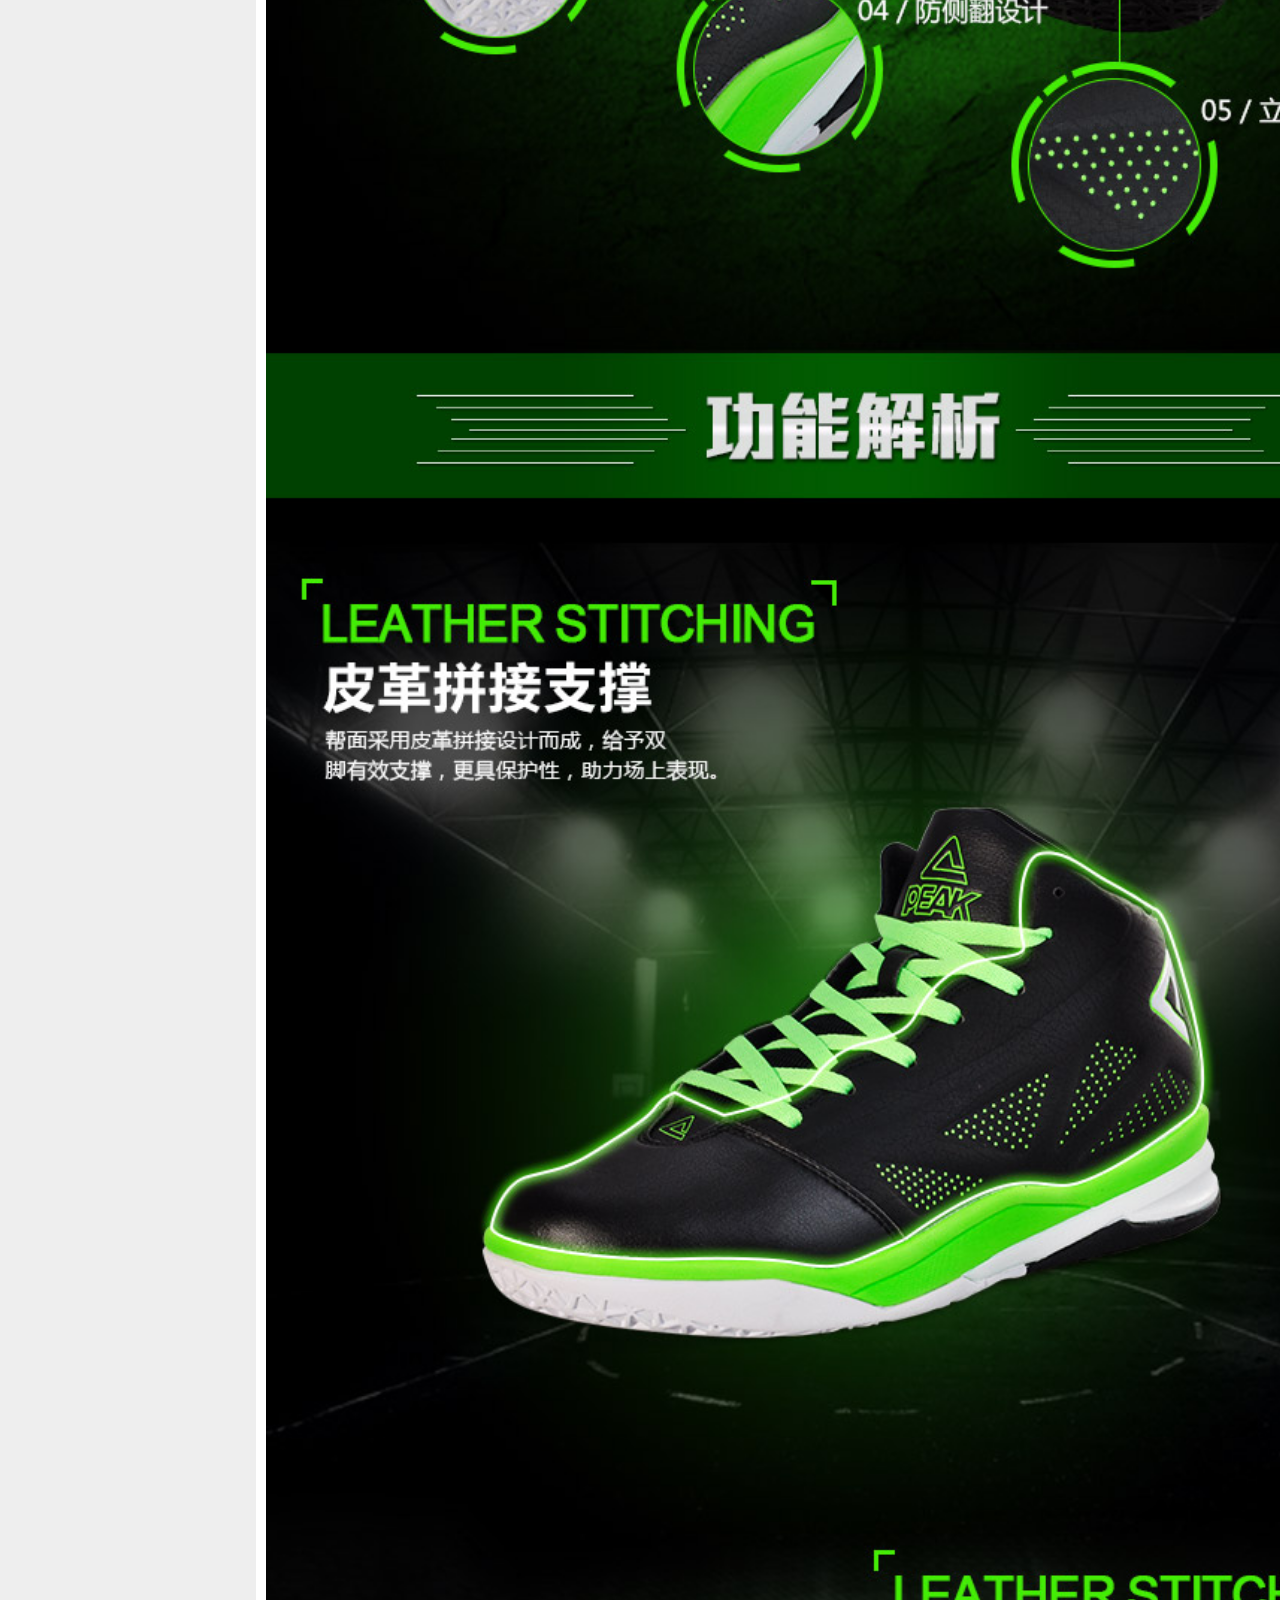
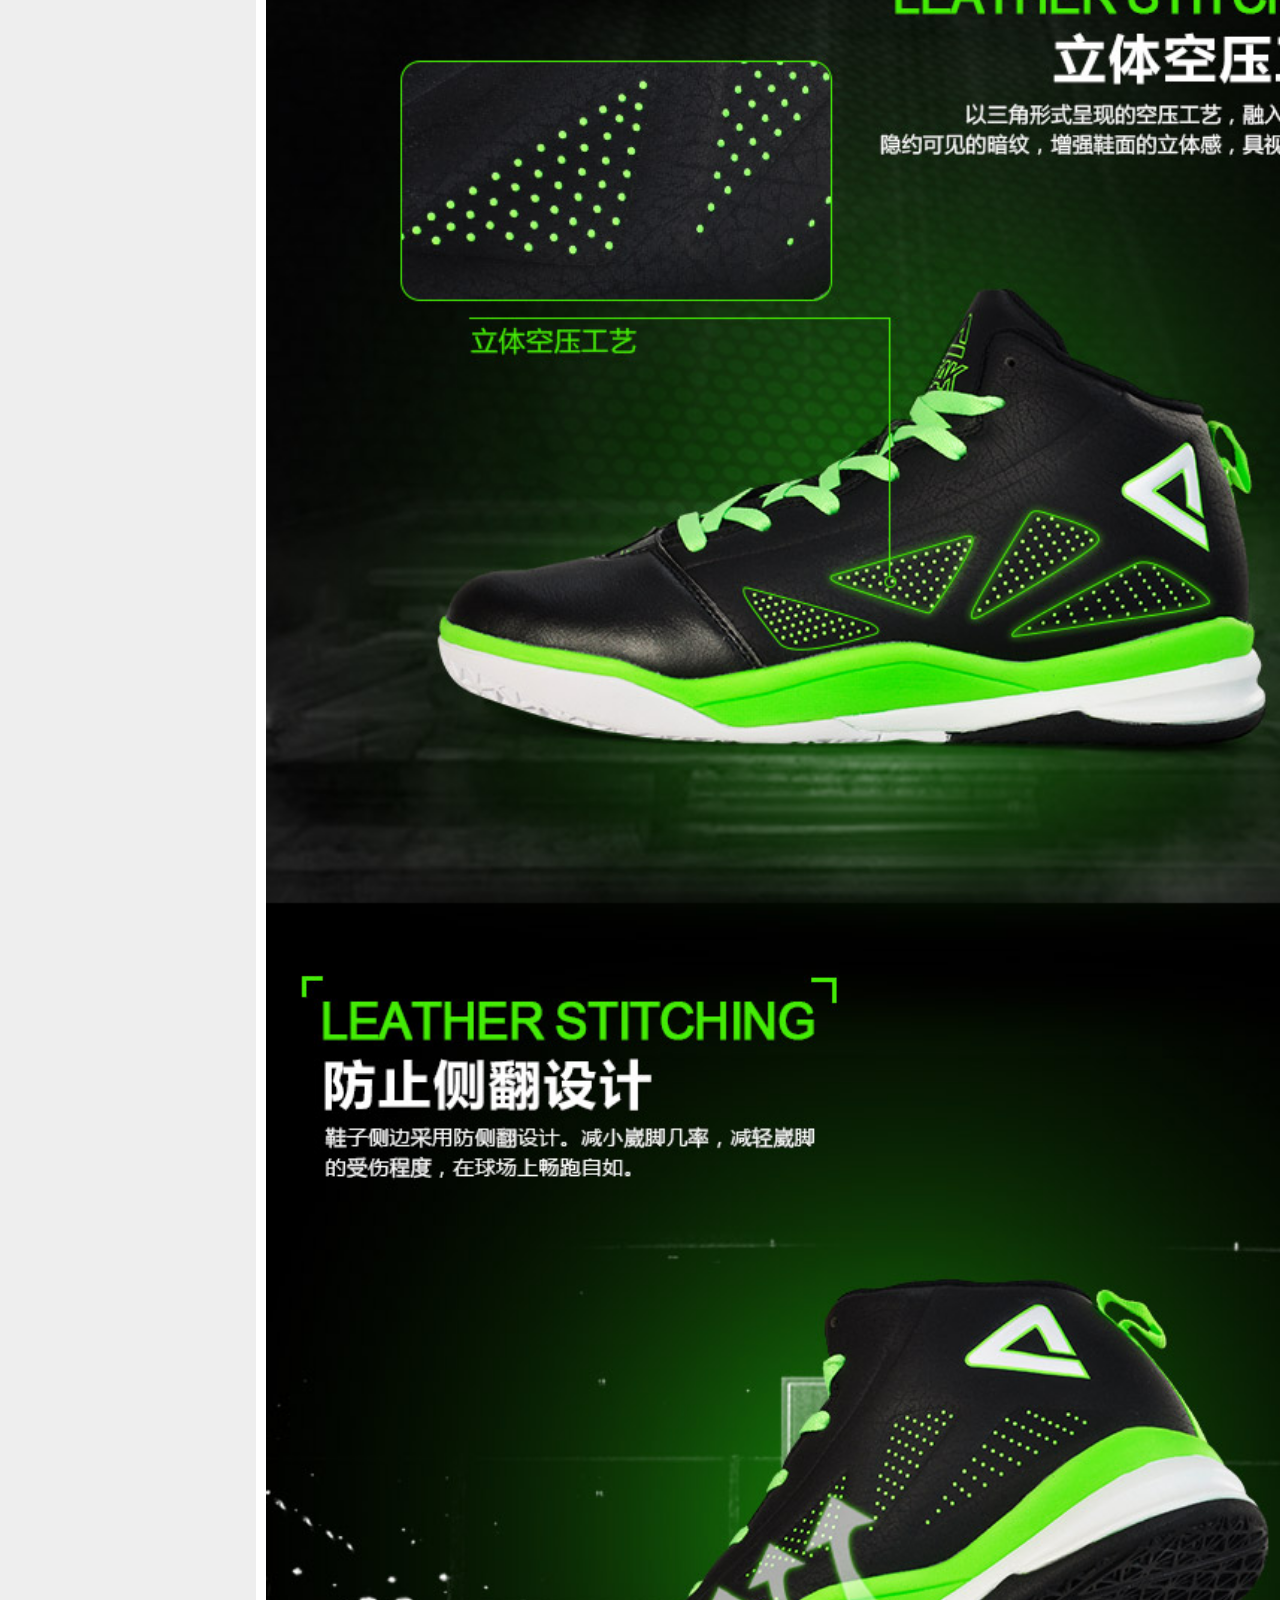
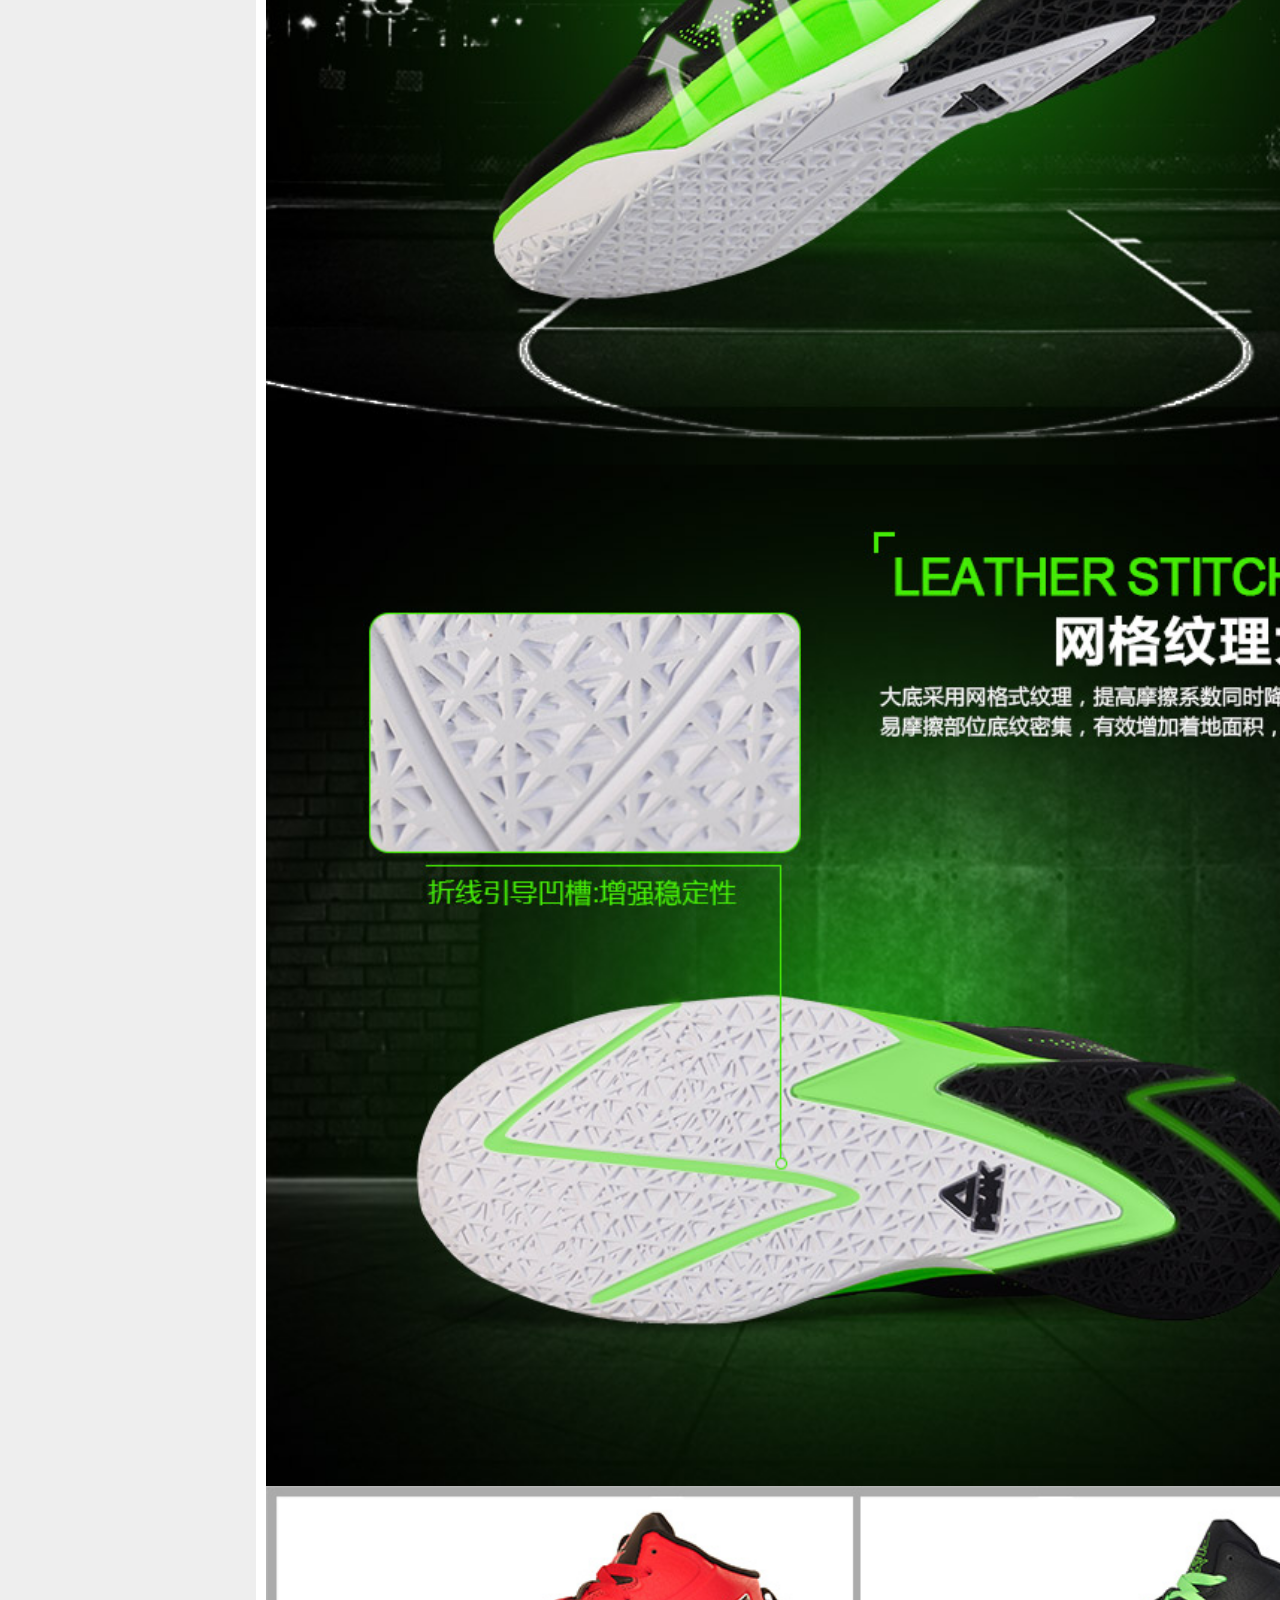
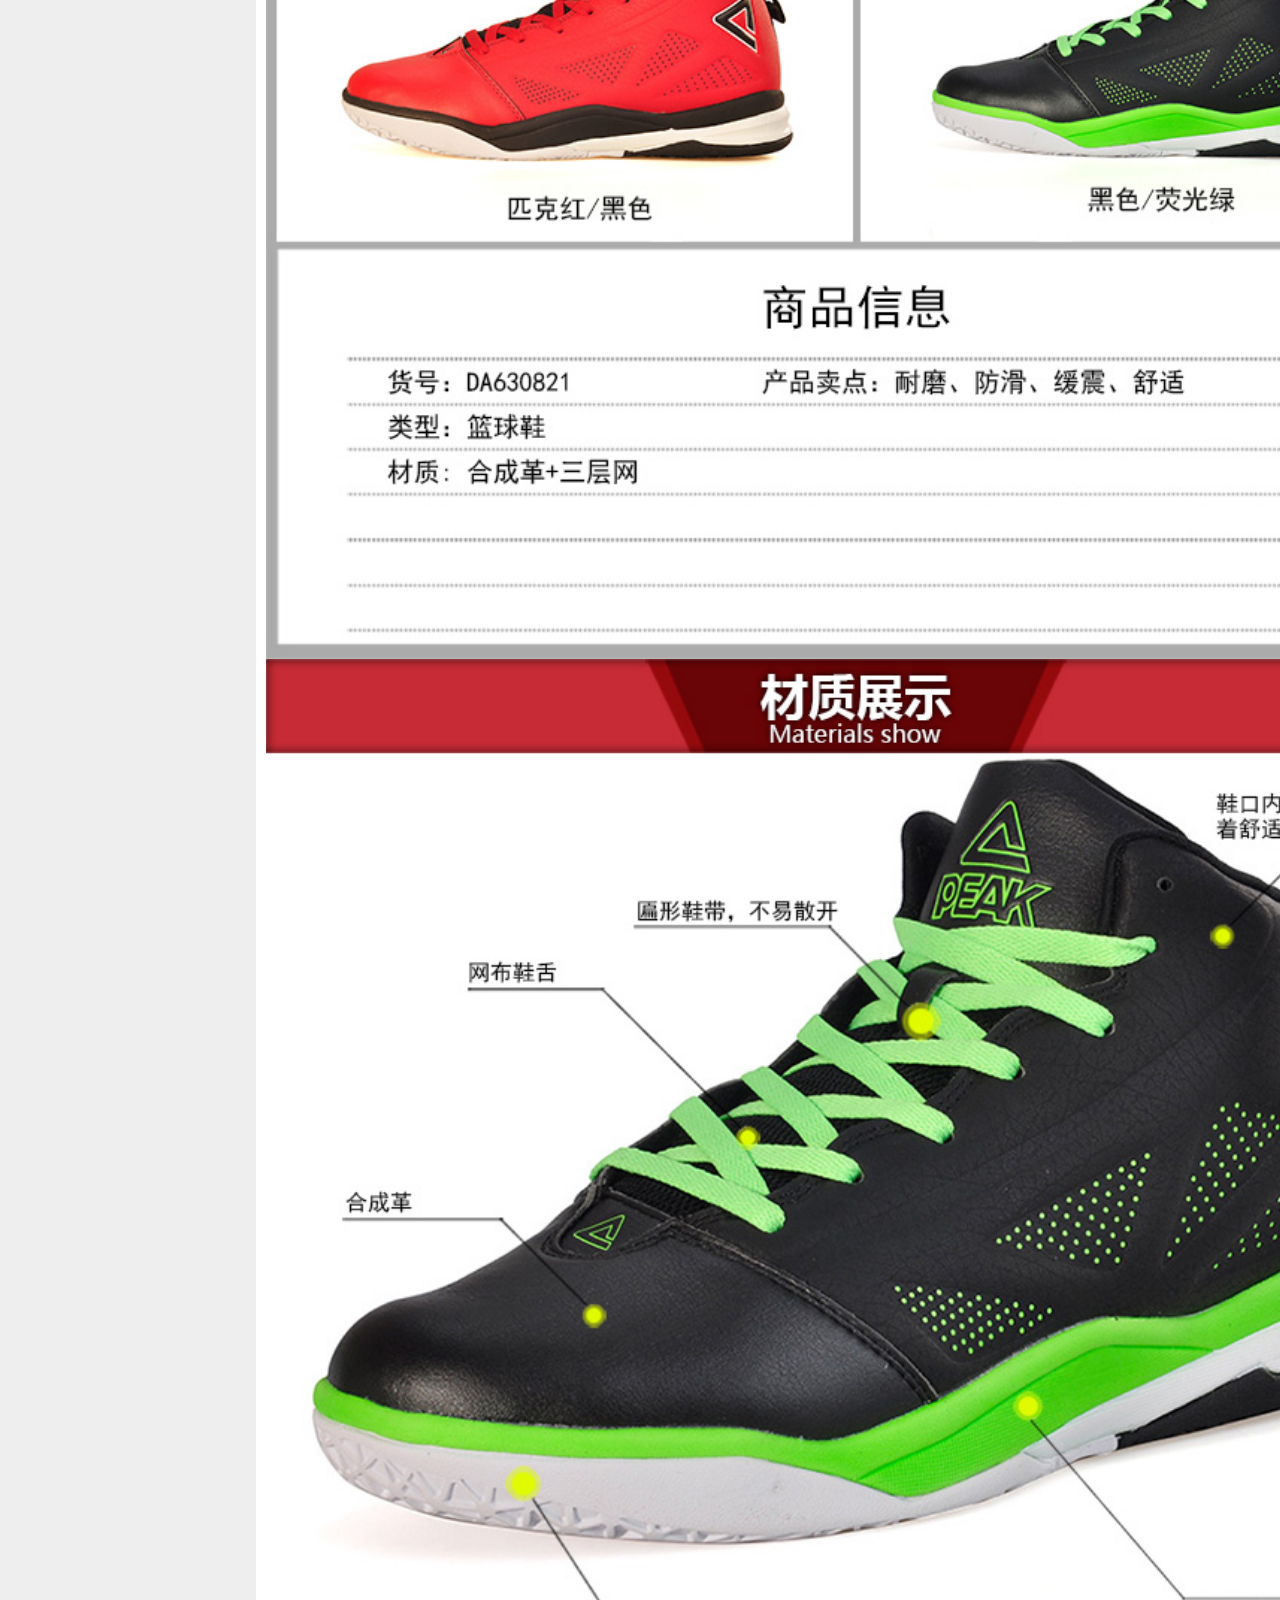
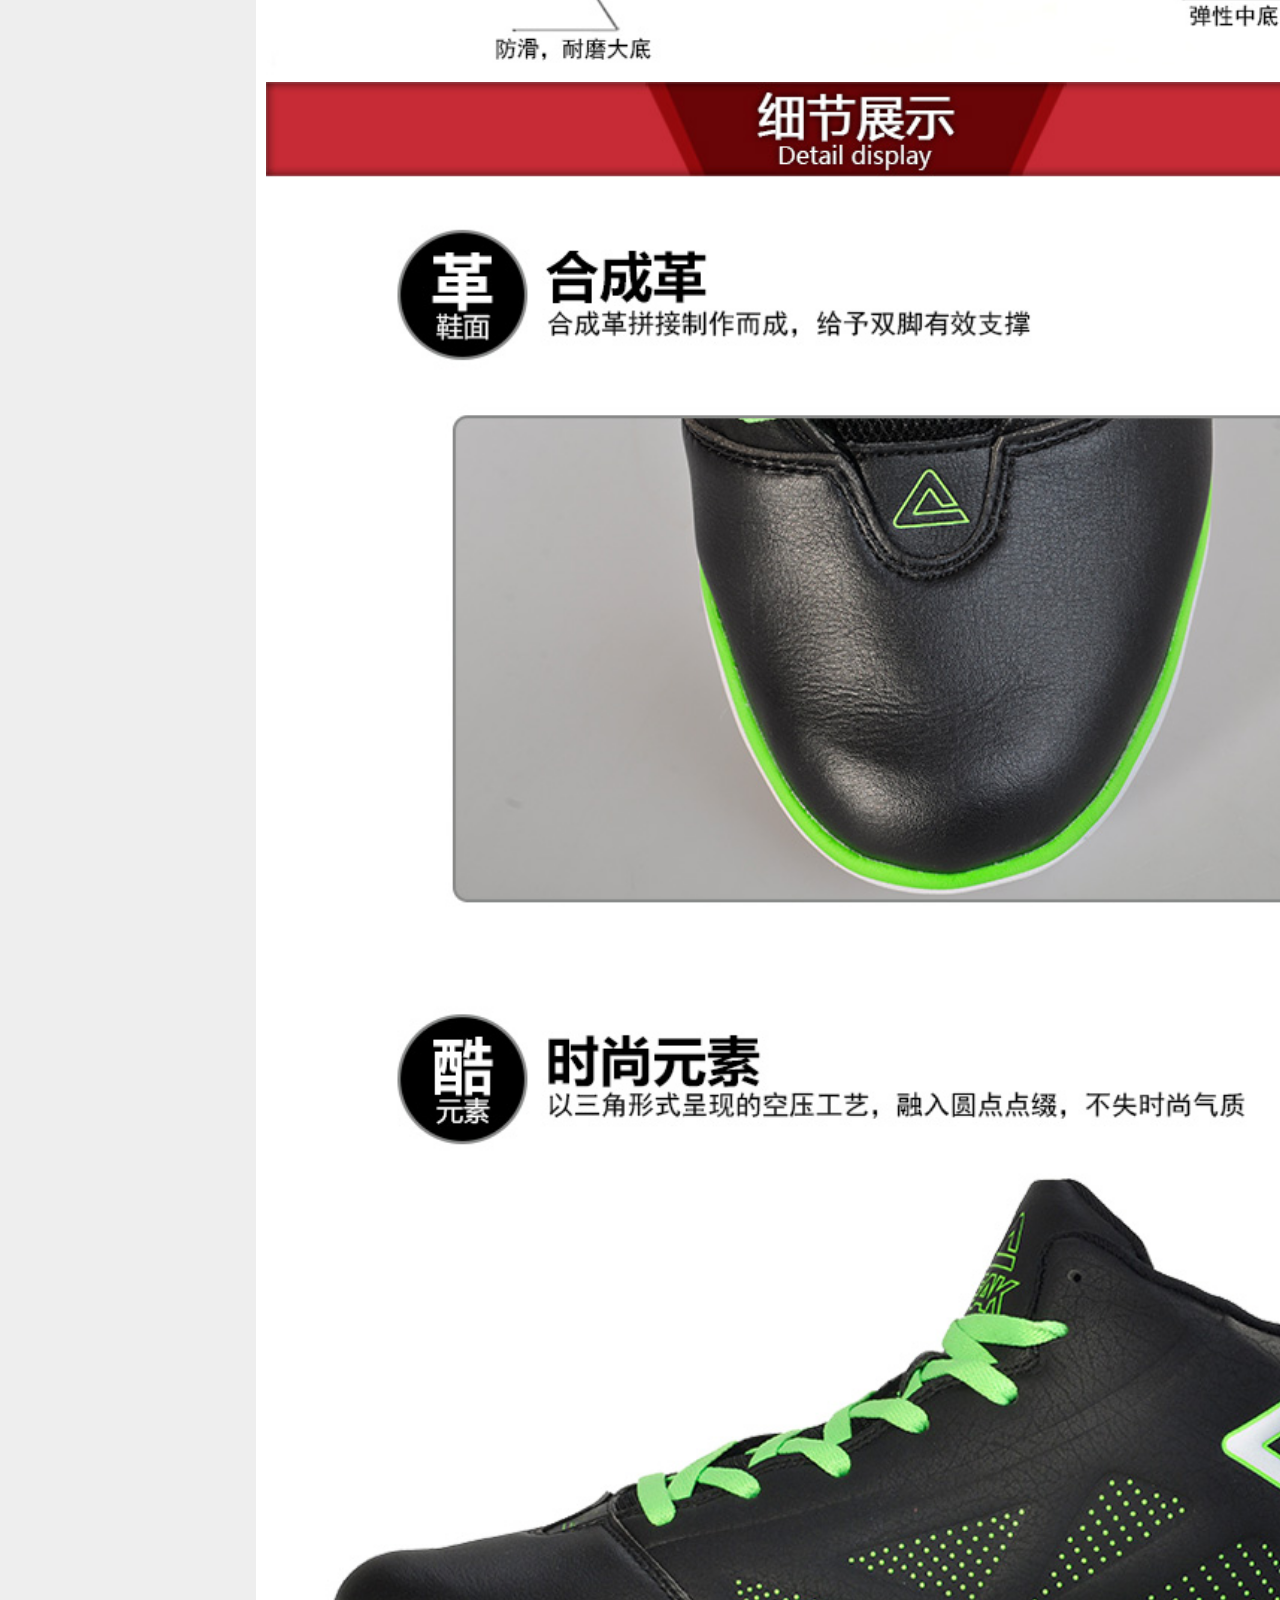
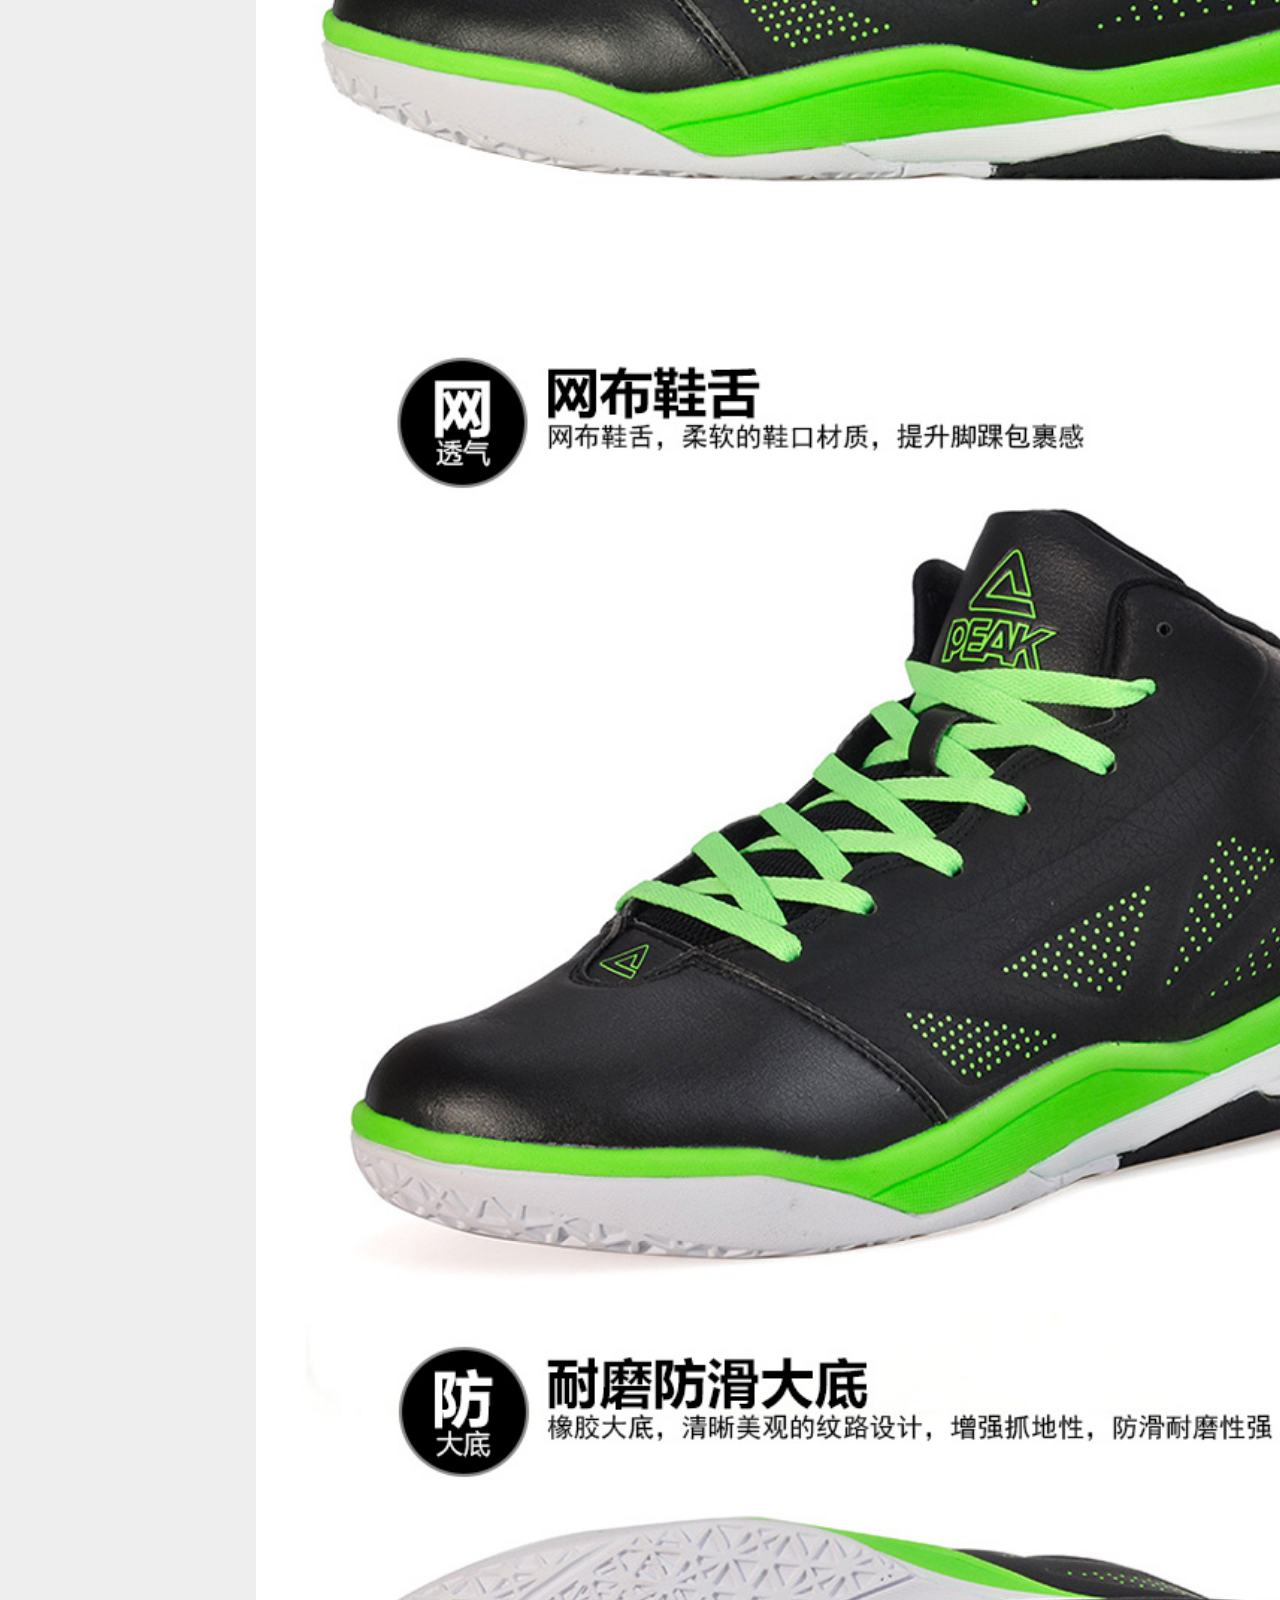
<file: peak/details.html>
<!DOCTYPE html>
<html>

	<head>
		<meta charset="UTF-8">
		<title></title>
	</head>
	<!--	<link rel="stylesheet" type="text/css" href="css/public.css" />-->
	<link rel="stylesheet" type="text/css" href="css/deralis.css" />

	<body>
		<div class="kk1">

		</div>
		<div class="kk2">

		</div>
		<div class="sech">
			<img src="images/logo21.jpg" alt="" />
			<ul>
				<li class="show11">所有商品 ☟</li>
				<li>首页 ☟</li>
				<li>篮球 ☟</li>
				<li>跑步 ☟</li>
				<li>明星款 ☟</li>
				<li>新品</li>
				<li>企业团购</li>
				<li>校服</li>
				<li>大码鞋</li>
				<li>特惠</li>
			</ul>
			<div class="product">
				<input type="text" />
				<input type="button" value="GO" />
			</div>
			<div class="same">
				<ul>
					<li>
						<span>	男鞋</span>
						<ul>
							<li>篮球鞋</li>
							<li>篮球鞋</li>
							<li>篮球鞋</li>
							<li>篮球鞋</li>
							<li>篮球鞋</li>
						</ul>
					</li>
					<li>
						<span>	男鞋</span>
						<ul>
							<li>篮球鞋</li>
							<li>篮球鞋</li>
							<li>篮球鞋</li>
							<li>篮球鞋</li>
							<li>篮球鞋</li>
						</ul>
					</li>
					<li>
						<span>	男鞋</span>
						<ul>
							<li>篮球鞋</li>
							<li>篮球鞋</li>
							<li>篮球鞋</li>
							<li>篮球鞋</li>
							<li>篮球鞋</li>
						</ul>
					</li>
					<li>
						<span>	男鞋</span>
						<ul>
							<li>篮球鞋</li>
							<li>篮球鞋</li>
							<li>篮球鞋</li>
							<li>篮球鞋</li>

						</ul>
					</li>
					<li>
						<span>	男鞋</span>
						<ul>
							<li>篮球鞋</li>
							<li>篮球鞋</li>
							<li>篮球鞋</li>
							<li>篮球鞋</li>

						</ul>
					</li>
				</ul>
			</div>
			<div style="background:#666666" class="same">
				<ul>
					<li>
						<span>	男鞋</span>
						<ul>
							<li>篮球鞋</li>
							<li>篮球鞋</li>
							<li>篮球鞋</li>
							<li>篮球鞋</li>
							<li>篮球鞋</li>
						</ul>
					</li>
					<li>
						<span>	男鞋</span>
						<ul>
							<li>篮球鞋</li>
							<li>篮球鞋</li>
							<li>篮球鞋</li>
							<li>篮球鞋</li>
							<li>篮球鞋</li>
						</ul>
					</li>
					<li>
						<span>	男鞋</span>
						<ul>
							<li>篮球鞋</li>
							<li>篮球鞋</li>
							<li>篮球鞋</li>
							<li>篮球鞋</li>
							<li>篮球鞋</li>
						</ul>
					</li>
					<li>
						<span>	男鞋</span>
						<ul>
							<li>篮球鞋</li>
							<li>篮球鞋</li>
							<li>篮球鞋</li>
							<li>篮球鞋</li>

						</ul>
					</li>
					<li>
						<span>	男鞋</span>
						<ul>
							<li>篮球鞋</li>
							<li>篮球鞋</li>
							<li>篮球鞋</li>
							<li>篮球鞋</li>

						</ul>
					</li>
				</ul>
			</div>

			<div style="background:#0000FF" class="same">
				<ul>
					<li>
						<span>	男鞋</span>
						<ul>
							<li>篮球鞋</li>
							<li>篮球鞋</li>
							<li>篮球鞋</li>
							<li>篮球鞋</li>
							<li>篮球鞋</li>
						</ul>
					</li>
					<li>
						<span>	男鞋</span>
						<ul>
							<li>篮球鞋</li>
							<li>篮球鞋</li>
							<li>篮球鞋</li>
							<li>篮球鞋</li>
							<li>篮球鞋</li>
						</ul>
					</li>
					<li>
						<span>	男鞋</span>
						<ul>
							<li>篮球鞋</li>
							<li>篮球鞋</li>
							<li>篮球鞋</li>
							<li>篮球鞋</li>
							<li>篮球鞋</li>
						</ul>
					</li>
					<li>
						<span>	男鞋</span>
						<ul>
							<li>篮球鞋</li>
							<li>篮球鞋</li>
							<li>篮球鞋</li>
							<li>篮球鞋</li>

						</ul>
					</li>
					<li>
						<span>	男鞋</span>
						<ul>
							<li>篮球鞋</li>
							<li>篮球鞋</li>
							<li>篮球鞋</li>
							<li>篮球鞋</li>

						</ul>
					</li>
				</ul>
			</div>
			<div style="background:#8B0000" class="same">
				<ul>
					<li>
						<span>	男鞋</span>
						<ul>
							<li>篮球鞋</li>
							<li>篮球鞋</li>
							<li>篮球鞋</li>
							<li>篮球鞋</li>
							<li>篮球鞋</li>
						</ul>
					</li>
					<li>
						<span>	男鞋</span>
						<ul>
							<li>篮球鞋</li>
							<li>篮球鞋</li>
							<li>篮球鞋</li>
							<li>篮球鞋</li>
							<li>篮球鞋</li>
						</ul>
					</li>
					<li>
						<span>	男鞋</span>
						<ul>
							<li>篮球鞋</li>
							<li>篮球鞋</li>
							<li>篮球鞋</li>
							<li>篮球鞋</li>
							<li>篮球鞋</li>
						</ul>
					</li>
					<li>
						<span>	男鞋</span>
						<ul>
							<li>篮球鞋</li>
							<li>篮球鞋</li>
							<li>篮球鞋</li>
							<li>篮球鞋</li>

						</ul>
					</li>
					<li>
						<span>	男鞋</span>
						<ul>
							<li>篮球鞋</li>
							<li>篮球鞋</li>
							<li>篮球鞋</li>
							<li>篮球鞋</li>

						</ul>
					</li>
				</ul>
			</div>
		</div>
		<div class="mesg">
			<p>首頁 > 男鞋舘 > 籃球鞋 > D23456</p>
		</div>
		<div class="deta">
			<div class="imgShow">
				<div class="small">
					<img src="images/smll1.jpg" alt="" />
					<img src="images/smll2.jpg" alt="" />
					<img src="images/smll3.jpg" alt="" />
					<img src="images/smll4.jpg" alt="" />
					<img src="images/smll5.jpg" alt="" />
					<img src="images/smll6.jpg" alt="" />
					<div class="mast">

					</div>
				</div>
				<div class="sss">
					<img class="acct" src="images/ss1.jpg" alt="" />
					<img src="images/ss2.jpg" alt="" />
					<img src="images/ss3.jpg" alt="" />
					<img src="images/ss4.jpg" alt="" />
					<img src="images/ss5.jpg" alt="" />
					<img src="images/ss6.jpg" alt="" />
				</div>
				<div class="big">
					<img src="images/big1.jpg" alt="" />
					<img src="images/big2.jpg" alt="" />
					<img src="images/big3.jpg" alt="" />
					<img src="images/big4.jpg" alt="" />
					<img src="images/big5.jpg" alt="" />
					<img src="images/big6.jpg" alt="" />
				</div>
			</div>
			<div class="pSize">
				<h3>男子籃球鞋中幫實力防滑水泥地戰靴</h3>
				<div class="p1">
					<ul>
						<li><i>官方價</i><em>￥179.00</em></li>
						<li><i>吊牌價</i><span>￥399.00</span></li>
						<li><i>領券</i><img src="images/quan1.jpg" alt="" /></li>
						<li><i>活動</i><img src="images/huod-1.jpg" alt="" /></li>
					</ul>
					<b>展開更多﹀</b>
				</div>
				<div class="p2">
					<ul>
						<li>選擇顔色</li>
						<li><img src="images/x1470816194841_3823_x_67_x_67.jpg" alt="" /></li>
						<li><img src="images/x1470816197878_3393_x_67_x_67.jpg" alt="" /></li>
						<li><img src="images/x1471772146882_7661_x_67_x_67.jpg" alt="" /></li>
					</ul>
					<ul>
						<li>選擇號碼</li>
						<li>39</li>
						<li>40</li>
						<li>41</li>
						<li>42</li>
						<li>43</li>
						<li>44</li>
						<li>45</li>
					</ul>
					<div class="num">
						<p>購買數量</p>
						<input id="sum_l" type="button" value="＋" />
						<input type="text" value="1" />
						<input id="sum_r" type="button" value="-" />
						<span>(庫存：99+)</span>
					</div>
				</div>
				<div class="car">
					<input type="button" value="⛟  加入購物車" />
					<input type="button" value="♡  喜歡" />
				</div>
			</div>
		</div>
		<div class="notice">
			<p>第一次在匹克官方网店购买？购买须知</p>
			<p>支付方式，支付保障，交易安全</p>
			<p>合作快递：邮政、申通、韵达（随机派送） 需开票请联系在线客服</p>
			<p>任何问题联系客服 ： QQ ,在线客服</p>
		</div>
		<div class="antoer">
			<h2>您可能還喜歡</h2>
			<ul>
				<a href="#"><img src="images/x1503904987570_5792_x_258_x_258.jpg" alt="" /></a>
				<a href="#"><img src="images/x1513218651891_8348_x_258_x_258.jpg" alt="" /></a>
				<a href="#"><img src="images/x1514273634406_9066_x_258_x_258.jpg" alt="" /></a>
				<a href="#"><img src="images/x1514357786462_9910_x_258_x_258.jpg" alt="" /></a>
			</ul>
		</div>
		<div class="content">
			<ul>
				<li class="light_r">詳情描述</li>
				<li>規格參數</li>
				<li>評價曬單</li>
				<li>成交記錄</li>
			</ul>
			<div class="main" style="z-index: 1;">
				<img src="images/chima.jpg" alt="" />
				<img src="images/DA630821_00_01.jpg" alt="" />
				<img src="images/DA630821_00_02.jpg" alt="" />
				<img src="images/DA630821_00_03.jpg" alt="" />
				<img src="images/DA630821_00_04.jpg" alt="" />
				<img src="images/DA630821_00_05.jpg" alt="" />
				<img src="images/DA630821_00_06.jpg" alt="" />
				<img src="images/DA630821_00_07.jpg" alt="" />
				<img src="images/DA630821_00_08.jpg" alt="" />
				<img src="images/DA630821_00_09.jpg" alt="" />
				<img src="images/DA630821_01.jpg" alt="" />
				<img src="images/DA630821_02.jpg" alt="" />
				<img src="images/DA630821_03.jpg" alt="" />
				<img src="images/DA630821_04.jpg" alt="" />
				<img src="images/DA630821_05.jpg" alt="" />
				<img src="images/DA630821_06.jpg" alt="" />
				<img src="images/DA630821_07.jpg" alt="" />
				<img src="images/DA630821_08.jpg" alt="" />
				<img src="images/DA630821_09.jpg" alt="" />
				<img src="images/DA630821_10.jpg" alt="" />
				<img src="images/DA630821_11.jpg" alt="" />
				<img src="images/DA630821_12.jpg" alt="" />
				<img src="images/DA630821_13.jpg" alt="" />
				<img src="images/DA630821_14.jpg" alt="" />
				<img src="images/DA630821_15.jpg" alt="" />
				<img src="images/DA630821_16.jpg" alt="" />
				<img src="images/DA630821_17.jpg" alt="" />
				<img src="images/DA630821_w01.jpg" alt="" />
				<img src="images/DA630821_w02.jpg" alt="" />
				<img src="images/DA630821_w03.jpg" alt="" />
				<img src="images/DA630821_w04.jpg" alt="" />
				<img src="images/help_01.jpg" alt="" />
				<img src="images/help_02.jpg" alt="" />
			</div>
			<div class="main">
				<img src="images/main1.jpg" alt="" />
			</div>
			<div class="main">
				<img src="images/main2.jpg" alt="" />
			</div>
			<div class="main">
				<img src="images/main3.jpg" alt="" />
			</div>

		</div>
		<div class="kk3">

		</div>
		<div class="kk4">

		</div>
		<div class="kk5">

		</div>
		<div class="kk6">

		</div>
		<div class="nav_1">
			<ul>
				<li class="center_Li">在綫咨詢 在綫咨詢 微信咨詢
				</li>
				<li class="xq_red">
					<ul>
						<li class="show_red">詳情描述</li>
						<li>規格參數</li>
						<li>評價曬單</li>
						<li class="border_no">成交記錄</li>
					</ul>
				</li>
				<li class="center_Li rr">加入購物車</li>
			</ul>
		</div>
	</body>

</html>

<script src="jquery-1.11.1.js"></script>
<script type="text/javascript" src="js/details.scroll.js"></script>
<script type="text/javascript" src="js/fangdajing.js"></script>
<script type="text/javascript" src="js/datalis.xxk.js">
</script>
<script>
	$(".kk1").load("public/public.html .prop");
	$(".kk2").load("public/public.html .header");
	$(".kk3").load("public/public.html .sfs");
	$(".kk4").load("public/public.html .serve");
	$(".kk5").load("public/public.html .footer");
	$(".kk6").load("public/public.html .fix");
</script>
</file>
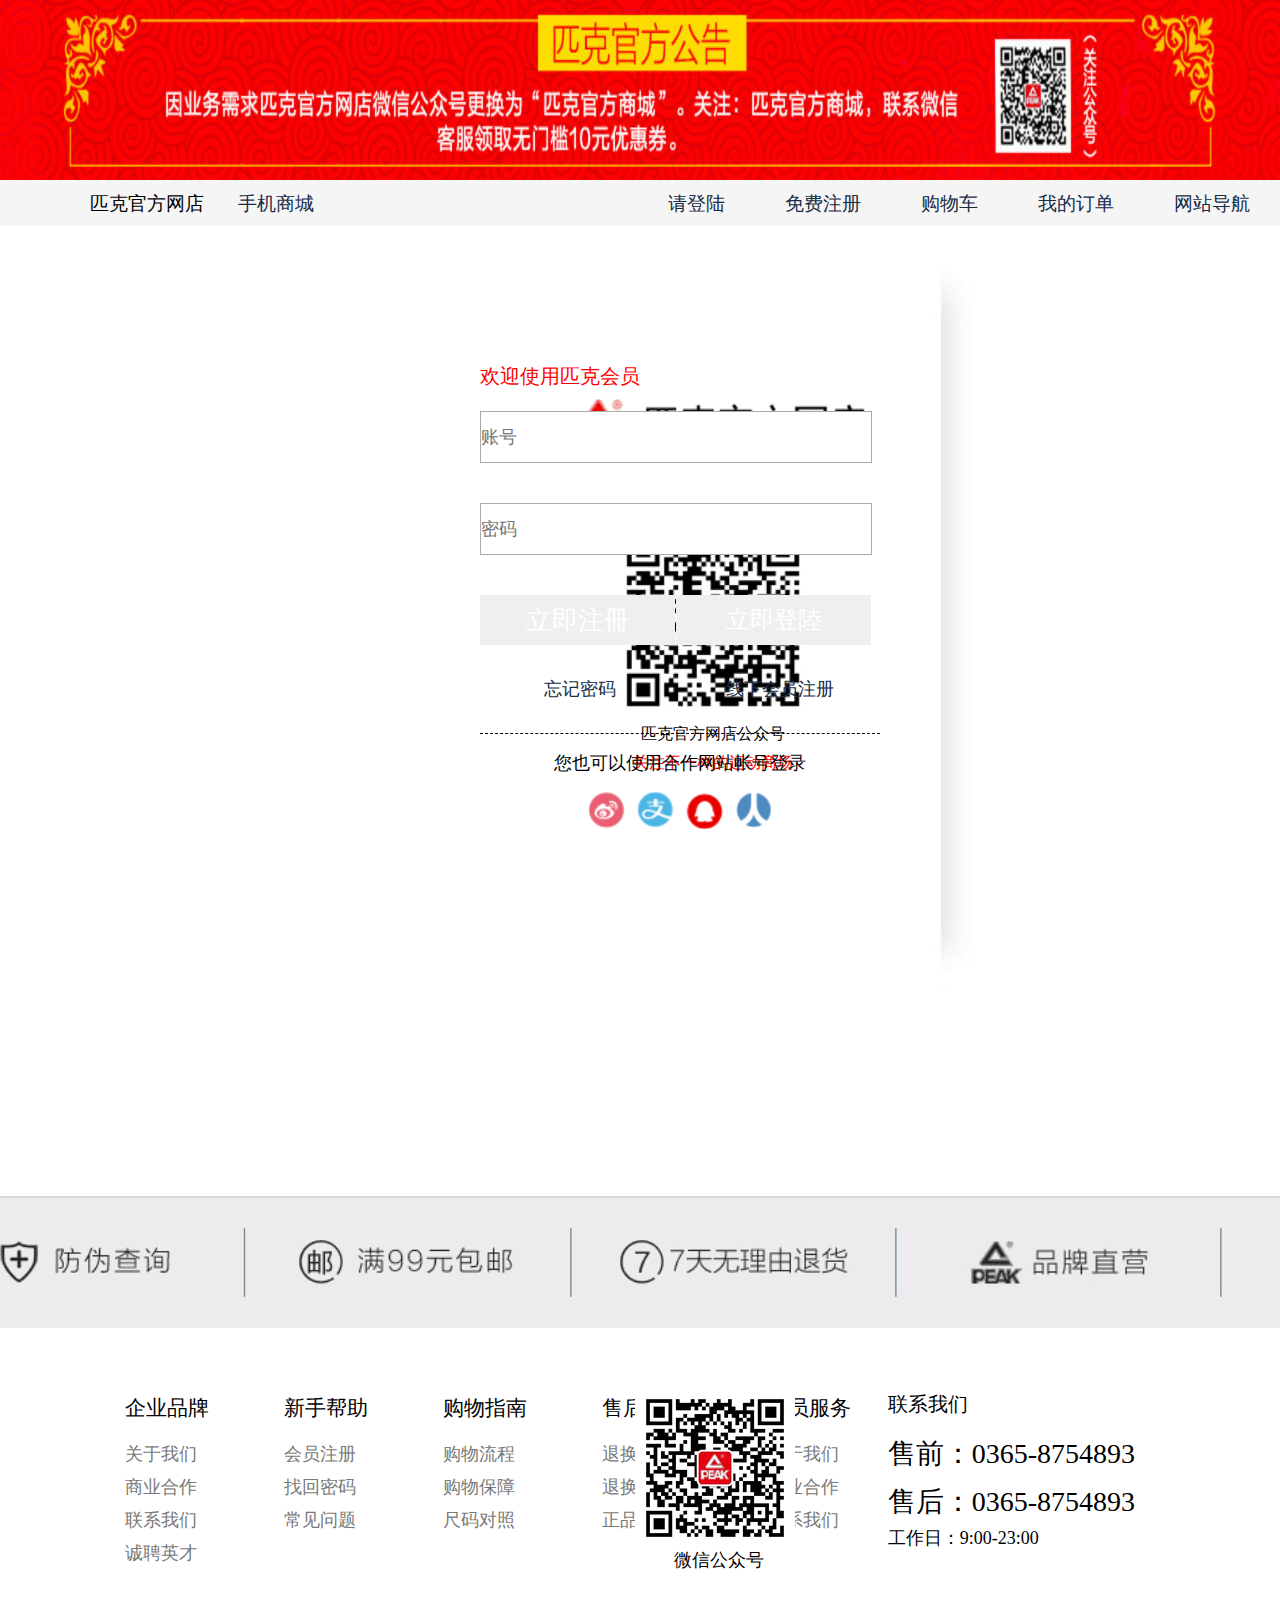
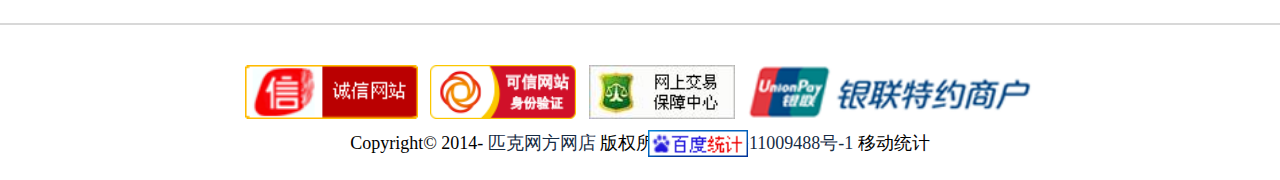
<file: peak/login.html>
<!DOCTYPE html>
<html>

	<head>
		<meta charset="UTF-8">
		<title></title>
	</head>
	<link rel="stylesheet" type="text/css" href="css/public.css" />
	<link rel="stylesheet" type="text/css" href="css/login.css" />
	<body>
		<div class="kk1"></div>
		<div class="kk2"></div> 	
		<div class="content">
			<div class="content_l">
				<a href="#"></a><img src="images/logo_06.gif" alt="" />
				<a href="#"><img style="width:200px;height:200px;" src="images/weixin160x160.jpg" alt="" /></a>
				<p>匹克官方网店公众号</p>
				<span>关注不一样的运动商场</span>
				
			</div>
			<div class="content_r">
				<h3>欢迎使用匹克会员</h3>
				<div class="dige">
					
						<input id="hname" type="text" placeholder="账号" />
						<input id="hpwd" type="text" placeholder="密码" />
						<input type="submit" value="立即注冊" />
						<input id="log" type="button" value="立即登陸"/>
					
					<ul>
					<li><a href="#">忘记密码</a></li>
					<li><a href="#">线下会员注册</a></li>	
				</ul>
				</div>
				<div class="cp">
					<p>您也可以使用合作网站帐号登录</p>
					<ul>
						<li>
							<a href="#"><img src="images/zhuce_03.gif" alt="" /></a>
						</li>
						<li>
							<a href="#"><img src="images/zhuce_05.gif" alt="" /></a>
						</li>
						<li>
							<a href="#"><img src="images/zhuce_07.gif" alt="" /></a>
						</li>
						<li>
							<a href="#"><img src="images/zhuce_09.gif" alt="" /></a>
						</li>
					</ul>
				</div>
				
			</div>
		</div>
		<div class="kk3"></div>
		<div class="kk4"></div>
		<div class="kk5"></div>

	</body>

</html>
<script src="jquery-1.11.1.js"></script>
<script>
	$(".kk1").load("public/public.html .prop");
	$(".kk2").load("public/public.html .header");
	$(".kk3").load("public/public.html .sfs");
	$(".kk4").load("public/public.html .serve");
	$(".kk5").load("public/public.html .footer");

</script>
<script src="js/login.js"></script>
</file>
<file: peak/css/index.css>
* {
  margin: 0;
  padding: 0;
}

body, html {
  overflow-x: hidden;
  position: relative;
}

a {
  color: #172c45;
  text-decoration: none;
}

b,
strong,
h1,
h2,
h3,
h4,
h5,
h6 {
  font-weight: normal;
}

em,
i {
  font-style: normal;
}

li {
  list-style: none;
}

img {
  display: block;
  border: none;
}

.prop {
  width: 100%;
  margin: 0 auto;
  height: 181px;
}
.prop img {
  height: 100%;
  width: 100%;
}

/*                header       */
.header {
  width: 100%;
  margin: 0 auto;
  height: 45px;
  background: #f5f5f5;
  position: relative;
}
.header li {
  font-size: 19px;
  height: 45px;
  line-height: 45px;
}
.header .ul-l {
  float: left;
  margin-left: 90px;
}
.header .ul-l li {
  float: left;
  margin-right: 34px;
}
.header .ul-l li img {
  position: absolute;
  left: 245px;
  top: 35px;
  height: 100px;
  width: 100px;
  display: none;
  z-index: 1;
}
.header .ul-l li:hover .ma {
  display: block;
}
.header .ul-r {
  float: right;
}
.header .ul-r li {
  float: left;
  position: relative;
}
.header .ul-r li ul {
  width: 130px;
  height: 260px;
  display: none;
  z-index: 2;
  border: 1px solid #eee;
  position: absolute;
  left: 0;
  top: 45px;
  background: #eee;
  opacity: 0.8;
}
.header .ul-r li ul li {
  width: 135px;
  height: 40px;
  line-height: 50px;
  font-size: 16px;
}
.header .ul-r li ul li:hover {
  border-bottom: 1px solid #eee;
}
.header .ul-r li:hover ul {
  display: block;
  z-index: 10;
}
.header .ul-r li a {
  display: block;
  padding: 0 30px;
}

/*                search         */
.search {
  width: 100%;
  margin: 0 auto;
  height: 138px;
  position: relative;
}
.search .logo {
  float: left;
  margin-left: 72px;
}
.search div {
  width: 800px;
  margin: 0 auto;
  position: absolute;
  top: 35px;
  left: 705px;
}
.search div input {
  width: 670px;
  height: 63px;
  border: 1px solid #eee;
  float: left;
  border-right: none;
  font-size: 22px;
}
.search img {
  float: right;
  margin-right: 52px;
  margin-top: 20px;
}

/*                     nav                 */
.nav {
  width: 100%;
  margin: 0 auto;
  height: 63px;
  background: #000;
  position: relative;
}
.nav .nva_t {
  margin-left: 75px;
}
.nav .nva_t img {
  position: absolute;
  left: 305px;
  top: 25px;
}
.nav .nva_t .prod {
  color: #fff;
  font-size: 24px;
  height: 63px;
  line-height: 63px;
  width: 308px;
  background: #e80808;
  text-indent: 30px;
}
.nav .nva_t li {
  float: left;
}
.nav .nva_t li a {
  font-size: 24px;
  color: #fff;
  display: block;
  height: 63px;
  line-height: 63px;
  padding: 0 45px;
}
.nav .nva_t li a:hover {
  background: #aaa;
}
.nav .nva_t li:hover div {
  display: block;
}
.nav .nva_t li div {
  height: 480px;
  width: 843px;
  background: #000;
  opacity: 0.8;
  position: absolute;
  left: 383px;
  top: 63px;
  z-index: 200;
  display: none;
}
.nav .nva_t li div img {
  position: absolute;
  left: 40px;
  top: 65px;
  height: 332px;
  width: 285px;
}
.nav .nva_t li div ul {
  float: right;
  margin-top: 60px;
}
.nav .nva_t li div ul li {
  height: 90px;
  float: none;
  padding-right: 150px;
}
.nav .nva_t li div ul li h5 {
  font-size: 22px;
  color: red;
  height: 48px;
  line-height: 48px;
  border-bottom: 2px dashed #666;
}
.nav .nva_t li div ul li a {
  display: block;
  height: 40px;
  line-height: 40px;
  float: left;
  font-size: 20px;
  margin-right: 15px;
  padding: 0;
  color: #666666;
}
.nav .nva_t li div ul .hot {
  width: 310px;
}
.nav .nva_t li div ul .hot a {
  padding: 0 30px;
  background: red;
  margin: 5px 5px;
  color: #fff;
}
.nav .claf {
  background: #000;
  opacity: 0.5;
  height: 700px;
  width: 308px;
  position: absolute;
  top: 63px;
  left: 75px;
  padding-top: 10px;
  z-index: 200;
}
.nav .claf li {
  height: 132px;
  margin-left: 13px;
}
.nav .claf li h4 {
  font-size: 24px;
  color: #fff;
  padding: 0 12px;
  margin-top: 10px;
  margin-bottom: 8px;
}
.nav .claf li a {
  display: block;
  color: #fff;
  font-size: 22px;
  float: left;
  padding: 0 12px;
}

/*                   banner                  */
.banner {
  width: 100%;
  margin: 0 auto;
  height: 710px;
  position: relative;
  cursor: pointer;
}
.banner .bz {
  height: 135px;
  width: 72px;
  font-size: 60px;
  z-index: 10;
  background: #000;
  opacity: 0.3;
  color: #fff;
  line-height: 135px;
  text-align: center;
  display: none;
}
.banner p {
  position: absolute;
  left: 410px;
  top: 160px;
}
.banner span {
  position: absolute;
  right: 380px;
  top: 160px;
}
.banner .tp {
  height: 710px;
}
.banner .tp img {
  height: 710px;
  width: 100%;
  position: absolute;
  left: 0;
  top: 0;
}
.banner ul {
  position: absolute;
  left: 425px;
  bottom: 0;
  z-index: 100;
}
.banner ul .current {
  background: red;
}
.banner ul li {
  height: 45px;
  width: 225px;
  margin: 0 1px;
  background: #000;
  opacity: 0.6;
  float: left;
  color: #fff;
  font-size: 20px;
  line-height: 45px;
  text-align: center;
  cursor: default;
}

/*                  plate               */
.plate {
  height: 518px;
  margin: 0 auto;
  padding: 0 75px;
  display: flex;
  justify-content: space-between;
  align-items: center;
}
.plate a img {
  height: 437px;
  width: 426px;
}
.plate a img:hover {
  transform: translateY(-15px);
  transition: all 0.5s;
}

/*                    floor                     */
.floor {
  width: 100%;
  margin: 0 auto;
  height: 805px;
  position: relative;
}
.floor .floor1 {
  height: 63px;
  width: 1770px;
  margin: 0 auto;
  background: #000;
}
.floor .floor1 img {
  position: absolute;
  left: 107px;
  top: 0;
}
.floor .floor1 ul {
  float: right;
  margin-right: 180px;
}
.floor .floor1 ul li {
  float: left;
  font-size: 22px;
  padding: 0 50px;
  margin-right: 17px;
  color: #fff;
  height: 63px;
  line-height: 63px;
}
.floor .floor1 .more {
  float: right;
  font-size: 22px;
  height: 63px;
  line-height: 63px;
  color: #fff;
  margin-right: 40px;
  position: absolute;
  right: 70px;
  top: 0px;
}
.floor .cont {
  width: 1770px;
  margin: 0 auto;
  border: 1px solid #eee;
  height: 710px;
  position: relative;
}
.floor .cont div {
  float: left;
}
.floor .cont .coo {
  width: 360px;
}
.floor .cont .coo img {
  height: 248px;
  width: 360px;
  margin-top: 2px;
}
.floor .cont .coo ul {
  display: flex;
  width: 360px;
  flex-wrap: wrap;
}
.floor .cont .coo ul img {
  height: 80px;
  width: 178px;
}
.floor .cont .coo ul li {
  border: 1px solid #eee;
  border-top: none;
  border-left: none;
}
.floor .cont .coo ul li ul {
  float: left;
  width: 178px;
  height: 210px;
}
.floor .cont .coo ul li ul li {
  border: none;
  width: 178px;
}
.floor .cont .coo ul li ul li a {
  display: block;
  height: 35px;
  line-height: 35px;
  font-size: 20px;
}
.floor .cont .coo ul li ul li a:hover {
  color: red;
}
.floor .cont .cp img {
  height: 710px;
  width: 348px;
  margin: 0;
}
.floor .cont .main {
  width: 1058px;
  height: 710px;
  position: absolute;
  right: 0;
  top: 0;
}
.floor .cont .main ul {
  display: flex;
  justify-content: space-around;
  flex-wrap: wrap;
}
.floor .cont .main ul li {
  height: 355px;
  width: 350px;
  border: 1px solid #eee;
  border-right: none;
  border-bottom: none;
  text-align: center;
}
.floor .cont .main ul li img {
  height: 270px;
  width: 270px;
  margin: 0 auto;
  margin-top: 10px;
}
.floor .cont .main ul li img:hover {
  transform: translateX(-10px);
  transition: all 0.6s;
}
.floor .cont .main ul li p {
  margin-top: 18px;
  font-size: 18px;
}
.floor .cont .main ul li i {
  font-size: 16px;
  font-weight: 600;
  text-align: center;
}

/*                      comty           */
.comty {
  height: 405px;
  width: 1770px;
  display: flex;
  justify-content: space-around;
  margin: 0 auto;
}
.comty div {
  height: 405px;
  border: 1px solid #eee;
  width: 354px;
}
.comty .comty_1 {
  display: flex;
  flex-direction: column;
}
.comty .comty_1 h4 {
  float: left;
  height: 60px;
  line-height: 60px;
  font-size: 24px;
  margin-left: 18px;
}
.comty .comty_1 i {
  float: right;
  font-size: 18px;
  height: 60px;
  line-height: 60px;
  margin-right: 18px;
}
.comty .comty_1 i a {
  color: #aaa;
}
.comty .comty_1 i a:hover {
  color: red;
}
.comty .comty_1 .up {
  border-bottom: none;
}
.comty .comty_1 .up ul {
  width: 280px;
  height: 110px;
  display: flex;
  justify-content: space-between;
  flex-wrap: wrap;
  margin: 0 auto;
}
.comty .comty_1 .up ul li {
  height: 55px;
  width: 140px;
  background: url(../images/bg_03.gif) no-repeat left 10px top 0;
}
.comty .comty_1 .up ul li a {
  height: 55px;
  width: 132px;
  font-size: 18px;
  line-height: 55px;
  text-align: right;
  display: block;
}
.comty .comty_1 .up ul li a:hover {
  color: red;
}
.comty .comty_1 .down p {
  height: 45px;
  width: 240px;
  border: 1px solid #bbb;
  text-align: center;
  margin: 0 auto;
}
.comty .comty_1 .down p a {
  color: #555;
  line-height: 45px;
  height: 45px;
  font-size: 18px;
}
.comty .comty_1 .down p a:hover {
  color: darkred;
}
.comty .comty_1 .down .jf {
  margin-top: 68px;
}
.comty .comty_1 .down .jg {
  margin-top: 15px;
  width: 240px;
}
.comty .comty_2 p {
  float: right;
  margin-top: 25px;
  font-size: 18px;
  color: #989898;
  margin-right: 17px;
}
.comty .comty_2 p a:hover {
  color: red;
}
.comty .comty_2 h4 {
  height: 60px;
  line-height: 60px;
  font-size: 22px;
  color: #383838;
  margin-left: 24px;
}
.comty .comty_2 ul {
  margin-left: 30px;
}
.comty .comty_2 ul a {
  height: 32px;
  width: 308px;
  display: block;
  font-size: 18px;
  line-height: 32px;
  overflow: hidden;
  text-overflow: ellipsis;
  white-space: nowrap;
}
.comty .comty_2 ul a:hover {
  color: green;
}
.comty .comty_3 img {
  height: 404px;
  width: 354px;
}
.comty .comty_4 {
  background: blue;
}
.comty .comty_4 img {
  height: 405px;
  width: 354px;
}
.comty .comty_5 {
  position: relative;
}
.comty .comty_5 i {
  height: 40px;
  width: 25px;
  background: #000000;
  opacity: 0.7;
  font-size: 24px;
  color: #fff;
  line-height: 40px;
  text-align: center;
}
.comty .comty_5 #rt {
  position: absolute;
  right: 60px;
  top: 145px;
}
.comty .comty_5 #lt {
  position: absolute;
  left: 60px;
  top: 145px;
}
.comty .comty_5 h4 {
  height: 60px;
  line-height: 60px;
  font-size: 22px;
  color: #383838;
  margin-left: 24px;
}
.comty .comty_5 ul {
  height: 250px;
  width: 278px;
  margin: 0 auto;
  z-index: 1;
  margin-top: 30px;
  overflow: hidden;
  position: relative;
}
.comty .comty_5 ul li {
  width: 278px;
  position: absolute;
  left: 278px;
  top: 0;
  background: #fff;
}
.comty .comty_5 ul li img {
  width: 278px;
  height: 182px;
}

/*               sfs        */
.sfs {
  width: 100%;
  margin: 0 auto;
  height: 130px;
  background: #ececee;
  margin-top: 45px;
  border-top: 2px solid #d8d8d8;
}
.sfs img {
  margin: 0 auto;
  margin-top: 30px;
}

/*                 serve             */
.serve {
  width: 100%;
  margin: 0 auto;
  height: 245px;
  padding-top: 50px;
  position: relative;
  border-bottom: 2px solid #d8d8d8;
}
.serve i {
  font-size: 18px;
  position: absolute;
  right: 516px;
  top: 220px;
}
.serve .seve_l {
  float: left;
  margin-left: 50px;
}
.serve .seve_l ul {
  float: left;
  margin-left: 75px;
}
.serve .seve_l ul .bt {
  height: 60px;
  line-height: 60px;
  font-size: 21px;
}
.serve .seve_l ul li {
  height: 33px;
  line-height: 33px;
  font-size: 18px;
}
.serve .seve_l ul li a {
  color: #787978;
}
.serve .seve_l ul li a:hover {
  color: red;
}
.serve .seve_r {
  float: right;
  margin-right: 145px;
}
.serve .seve_r h3 {
  height: 52px;
  line-height: 52px;
  font-size: 20px;
}
.serve .seve_r p {
  height: 48px;
  line-height: 48px;
  font-size: 28px;
}
.serve .seve_r span {
  font-size: 18px;
  margin-top: 15px;
}
.serve .seve_r img {
  position: absolute;
  right: 485px;
  top: 60px;
}

/*                      footer                  */
.footer {
  width: 100%;
  margin: 0 auto;
  height: 115px;
  padding-top: 40px;
  position: relative;
}
.footer ul {
  width: 800px;
  margin: 0 auto;
  display: flex;
  justify-content: space-between;
}
.footer ul li {
  margin: 0 5px;
}
.footer ul li a:hover img {
  transform: scale(1.2, 1.1);
}
.footer ul li img {
  height: 54px;
}
.footer p {
  text-align: center;
  text-wrap: nowrap;
  height: 48px;
  line-height: 48px;
  font-size: 18px;
}
.footer p a:hover {
  color: red;
}
.footer p img {
  position: absolute;
  right: 532px;
  top: 105px;
  height: 27px;
  width: 100px;
}

/*              fix           */
.fix {
  height: 100%;
  width: 50px;
  background: #000000;
  opacity: 0.8;
  position: fixed;
  right: -40px;
  z-index: 999;
  top: 0;
  padding-top: 225px;
}
.fix ul li {
  position: relative;
}
.fix ul li:hover div {
  display: block;
}
.fix ul li .ser {
  height: 100px;
  line-height: 30px;
  font-size: 14px;
}
.fix ul li .wm2 {
  height: 120px;
  width: 120px;
}
.fix ul li .wm2 img {
  height: 120px;
  width: 120px;
}
.fix ul li div {
  height: 50px;
  width: 120px;
  position: absolute;
  left: -120px;
  top: 0;
  background: #383838;
  display: none;
  line-height: 50px;
  text-align: center;
  font-size: 20px;
  color: #fff;
}
.fix a {
  height: 50px;
  width: 50px;
  display: block;
  background: url(../images/toolbars.png) no-repeat #000;
  background-size: 800px 800px;
  margin: 4px 0;
  border-radius: 5px 0 0 5px;
}
.fix a:hover {
  background: #E80808;
}
.fix .f1 {
  background-position: -156px -411px;
}
.fix .f2 {
  background-position: -90px -15px;
}
.fix .f3 {
  background-position: -89px -128px;
}
.fix .f4 {
  background-position: -90px -243px;
}
.fix .f5 {
  background-position: -88px -358px;
}
.fix .f6 {
  background-position: -331px -360px;
}
.fix .f7 {
  background-position: -329px -481px;
}

/*                louti       */
.louti {
  position: fixed;
  z-index: 9999;
  top: 30%;
  left: 0;
  display: none;
}
.louti ul li {
  height: 100px;
  width: 18px;
  overflow: hidden;
  text-wrap: nowrap;
  font-size: 18px;
  background: #666666;
  color: #000;
  margin: 3px 0;
  line-height: 100px;
  border-radius: 0 10px 10px 0;
}
.louti ul li:hover {
  background: red;
}
.louti ul .show_l {
  background: red;
}

/*                        rgs                       */
.rgswrp {
  z-index: 999999;
  position: fixed;
  width: 3000px;
  height: 100%;
  top: 0px;
  left: 0px;
  opacity: 0.9;
  background: #e5e5e5;
  display: none;
}
.rgswrp .outer {
  height: 40px;
  width: 40px;
  position: absolute;
  left: 580px;
  top: -41px;
  background: red;
  text-align: center;
  line-height: 40px;
}
.rgswrp .outer a {
  display: blcok;
  height: 40px;
  width: 40px;
  color: #fff;
  font-size: 30px;
}
.rgswrp .rgs {
  height: 700px;
  width: 620px;
  background: #fff;
  position: absolute;
  opacity: 1;
  top: 20%;
  left: 20%;
}
.rgswrp .rgs .cp {
  border-top: 1px dashed #000000;
  width: 100%;
  height: 113px;
  position: absolute;
  bottom: 0;
  left: 0;
  text-align: center;
}
.rgswrp .rgs .cp ul {
  height: 100%;
  width: 620px;
  display: flex;
  justify-content: center;
}
.rgswrp .rgs .cp ul li {
  height: 38px;
  width: 38px;
  margin: 0 6px;
}
.rgswrp .rgs .cp ul li img {
  height: 38px;
  width: 38px;
}
.rgswrp .rgs .cp p {
  height: 48px;
  line-height: 48px;
  font-size: 18px;
  color: #989898;
}
.rgswrp .rgs ul {
  height: 62px;
  width: 620px;
  display: flex;
}
.rgswrp .rgs ul .light {
  background: red;
}
.rgswrp .rgs ul li {
  width: 310px;
  height: 62px;
  font-size: 30px;
  background: #666;
  color: #fff;
  text-align: center;
  line-height: 62px;
}
.rgswrp .rgs .dige {
  height: 524px;
  width: 620px;
  background: #fff;
  position: absolute;
  left: 0;
  top: 62px;
}
.rgswrp .rgs .dige input {
  margin-left: 113px;
  margin-top: 30px;
}
.rgswrp .rgs .dige input[type="text"] {
  height: 50px;
  width: 390px;
  border: 1px solid #aaa;
  font-size: 18px;
}
.rgswrp .rgs .dige .meg {
  height: 50px;
  width: 195px;
  background: red;
  border: none;
  position: absolute;
  left: 196px;
  top: 165px;
  font-size: 24px;
  color: #fff;
}
.rgswrp .rgs .dige .resg {
  height: 50px;
  width: 390px;
  border: 1px solid #aaa;
  background: red;
  border: none;
  font-size: 26px;
  color: #fff;
}
</file>
<file: peak/css/public.css>
* {
  margin: 0;
  padding: 0;
}

body, html {
  height:100%;
  width:100%
  
}

a {
  color: #172c45;
  text-decoration: none;
}

b,
strong,
h1,
h2,
h3,
h4,
h5,
h6 {
  font-weight: normal;
}

em,
i {
  font-style: normal;
}

li {
  list-style: none;
}

img {
  display: block;
  border: none;
}

.prop {
  width: 100%;
  margin: 0 auto;
  height: 181px;
}
.prop img {
  height: 100%;
  width: 100%;
}

/*                header       */
.header {
  width: 100%;
  margin: 0 auto;
  height: 45px;
  background: #f5f5f5;
  position: relative;
}
.header li {
  font-size: 19px;
  height: 45px;
  line-height: 45px;
}
.header .ul-l {
  float: left;
  margin-left: 90px;
}
.header .ul-l li {
  float: left;
  margin-right: 34px;
}
.header .ul-l li img {
  position: absolute;
  left: 245px;
  top: 35px;
  height: 100px;
  width: 100px;
  display: none;
  z-index: 1;
}
.header .ul-l li:hover .ma {
  display: block;
}
.header .ul-r {
  float: right;
}
.header .ul-r li {
  float: left;
  position: relative;
}
.header .ul-r li ul {
  width: 130px;
  height: 260px;
  display: none;
  z-index: 2;
  border: 1px solid #eee;
  position: absolute;
  left: 0;
  top: 45px;
  background: #eee;
  opacity: 0.8;
}
.header .ul-r li ul li {
  width: 135px;
  height: 40px;
  line-height: 50px;
  font-size: 16px;
}
.header .ul-r li ul li:hover {
  border-bottom: 1px solid #eee;
}
.header .ul-r li:hover ul {
  display: block;
  z-index: 10;
}
.header .ul-r li a {
  display: block;
  padding: 0 30px;
}
/*               sfs        */
.sfs {
  width: 100%;
  margin: 0 auto;
  height: 130px;
  background: #ececee;
  margin-top: 45px;
  border-top: 2px solid #d8d8d8;
}
.sfs img {
  margin: 0 auto;
  margin-top: 30px;
}

/*                 serve             */
.serve {
  width: 100%;
  margin: 0 auto;
  height: 245px;
  padding-top: 50px;
  position: relative;
  border-bottom: 2px solid #d8d8d8;
}
.serve i {
  font-size: 18px;
  position: absolute;
  right: 516px;
  top: 220px;
}
.serve .seve_l {
  float: left;
  margin-left: 50px;
}
.serve .seve_l ul {
  float: left;
  margin-left: 75px;
}
.serve .seve_l ul .bt {
  height: 60px;
  line-height: 60px;
  font-size: 21px;
}
.serve .seve_l ul li {
  height: 33px;
  line-height: 33px;
  font-size: 18px;
}
.serve .seve_l ul li a {
  color: #787978;
}
.serve .seve_l ul li a:hover {
  color: red;
}
.serve .seve_r {
  float: right;
  margin-right: 145px;
}
.serve .seve_r h3 {
  height: 52px;
  line-height: 52px;
  font-size: 20px;
}
.serve .seve_r p {
  height: 48px;
  line-height: 48px;
  font-size: 28px;
}
.serve .seve_r span {
  font-size: 18px;
  margin-top: 15px;
}
.serve .seve_r img {
  position: absolute;
  right: 485px;
  top: 60px;
}

/*                      footer                  */
.footer {
  width: 100%;
  margin: 0 auto;
  height: 115px;
  padding-top: 40px;
  position: relative;
}
.footer ul {
  width: 800px;
  margin: 0 auto;
  display: flex;
  justify-content: space-between;
}
.footer ul li {
  margin: 0 5px;
}
.footer ul li a:hover img {
  transform: scale(1.2, 1.1);
}
.footer ul li img {
  height: 54px;
}
.footer p {
  text-align: center;
  text-wrap: nowrap;
  height: 48px;
  line-height: 48px;
  font-size: 18px;
}
.footer p a:hover {
  color: red;
}
.footer p img {
  position: absolute;
  right: 532px;
  top: 105px;
  height: 27px;
  width: 100px;
}

/*              fix           */
.fix {
  height: 100%;
  width: 50px;
  background: #000000;
  opacity: 0.5;
  position: fixed;
  right: 0px;
  z-index: 999;
  top: 0;
  padding-top: 225px;
}
.fix ul li {
  position: relative;
}
.fix ul li:hover div {
  display: block;
}
.fix ul li .ser {
  height: 100px;
  line-height: 30px;
  font-size: 14px;
}
.fix ul li .wm2 {
  height: 120px;
  width: 120px;
}
.fix ul li .wm2 img {
  height: 120px;
  width: 120px;
}
.fix ul li div {
  height: 50px;
  width: 120px;
  position: absolute;
  left: -120px;
  top: 0;
  background: #383838;
  display: none;
  line-height: 50px;
  text-align: center;
  font-size: 20px;
  color: #fff;
}
.fix a {
  height: 50px;
  width: 50px;
  display: block;
  background: url(../images/toolbars.png) no-repeat #FF0000;
  background-size: 800px 800px;
  margin: 4px 0;
  border-radius: 5px 0 0 5px;
}
.fix .f1 {
  background-position: -156px -411px;
}
.fix .f2 {
  background-position: -90px -15px;
}
.fix .f3 {
  background-position: -89px -128px;
}
.fix .f4 {
  background-position: -90px -243px;
}
.fix .f5 {
  background-position: -88px -358px;
}
.fix .f6 {
  background-position: -331px -360px;
}
.fix .f7 {
  background-position: -329px -481px;
}
</file>
<file: peak/css/deralis.css>
* {
  margin: 0;
  padding: 0;
}

body, html {
  overflow-x: hidden;
  position: relative;
}

a {
  color: #172c45;
  text-decoration: none;
}

b,
strong,
h1,
h2,
h3,
h4,
h5,
h6 {
  font-weight: normal;
}

em,
i {
  font-style: normal;
}

li {
  list-style: none;
}

img {
  display: block;
  border: none;
}

.prop {
  width: 100%;
  margin: 0 auto;
  height: 181px;
}
.prop img {
  width: 100%;
}

/*                header       */
.header {
  width: 100%;
  margin: 0 auto;
  height: 45px;
  background: #f5f5f5;
  position: relative;
}
.header li {
  font-size: 19px;
  height: 45px;
  line-height: 45px;
}
.header .ul-l {
  float: left;
  margin-left: 90px;
}
.header .ul-l li {
  float: left;
  margin-right: 34px;
}
.header .ul-l li img {
  position: absolute;
  left: 245px;
  top: 35px;
  height: 100px;
  width: 100px;
  display: none;
  z-index: 1;
}
.header .ul-l li:hover .ma {
  display: block;
}
.header .ul-r {
  float: right;
}
.header .ul-r li {
  float: left;
  position: relative;
}
.header .ul-r li ul {
  width: 130px;
  height: 260px;
  display: none;
  z-index: 2;
  border: 1px solid #eee;
  position: absolute;
  left: 0;
  top: 45px;
  background: #eee;
  opacity: 0.8;
}
.header .ul-r li ul li {
  width: 135px;
  height: 40px;
  line-height: 50px;
  font-size: 16px;
}
.header .ul-r li ul li:hover {
  border-bottom: 1px solid #eee;
}
.header .ul-r li:hover ul {
  display: block;
  z-index: 10;
}
.header .ul-r li a {
  display: block;
  padding: 0 30px;
}

.sech {
  height: 160px;
  width: 1785px;
  margin: 0 auto;
  position: relative;
}
.sech > img {
  padding-top: 28px;
  float: left;
}
.sech .show11 {
  color: red;
  border-bottom: 3px solid red;
}
.sech > ul {
  float: left;
  margin-left: 47px;
}
.sech > ul li {
  font-size: 24px;
  height: 50px;
  line-height: 50px;
  margin-right: 35px;
  margin-top: 50px;
  float: left;
}
.sech .product {
  float: right;
  margin-top: 52px;
}
.sech .product input {
  float: left;
}
.sech .product input[type="text"] {
  height: 50px;
  width: 360px;
  font-size: 20px;
}
.sech .product input[type="button"] {
  height: 54px;
  width: 50px;
  border: none;
  background: red;
  font-size: 24px;
}
.sech .same {
  height: 380px;
  width: 770px;
  background: #fff;
  position: absolute;
  left: 130px;
  top: 160px;
  padding: 0 38px;
  display: none;
  opacity: 0.8;
  z-index: 10;
}
.sech .same li {
  height: 62px;
  line-height: 62px;
  border-bottom: 2px dashed #888;
}
.sech .same li span {
  float: left;
  font-size: 20px;
  color: red;
  font-weight: 600;
  margin-left: 48px;
}
.sech .same li ul {
  float: right;
  margin-right: 45px;
}
.sech .same li ul li {
  float: left;
  font-size: 18px;
  color: #888888;
  margin-left: 15px;
}

.mesg {
  height: 65px;
  width: 100%;
  margin: 0 auto;
  background: #f5f5f5;
}
.mesg p {
  width: 1785px;
  font-size: 18px;
  height: 65px;
  line-height: 65px;
  margin-left: 25px;
  margin: 0 auto;
}

.deta {
  height: 790px;
  width: 1785px;
  background: #fff;
  margin: 0 auto;
  margin-top: 35px;
}
.deta .pSize {
  height: 790px;
  width: 1050px;
  background: #fff;
  float: right;
}
.deta .pSize h3 {
  height: 62px;
  line-height: 62px;
  font-size: 23px;
}
.deta .pSize .car {
  height: 55px;
  display: flex;
  justify-content: flex-start;
  padding-top: 22px;
}
.deta .pSize .car :first-child {
  background: red;
}
.deta .pSize .car input {
  height: 55px;
  width: 325px;
  margin-right: 25px;
  font-size: 26px;
  border: none;
  color: #fff;
  background: #666666;
}
.deta .pSize .num {
  height: 55px;
}
.deta .pSize .num span {
  font-size: 20px;
  height: 55px;
  line-height: 55px;
}
.deta .pSize .num p {
  height: 55px;
  line-height: 55px;
  float: left;
  margin-left: 15px;
  margin-right: 45px;
}
.deta .pSize .num input[type="button"] {
  height: 55px;
  width: 50px;
  font-size: 50px;
  line-height: 55px;
}
.deta .pSize .num input[type="text"] {
  height: 53px;
  width: 90px;
  text-align: center;
}
.deta .pSize .num input {
  float: left;
  border: 1px solid #000;
  background: #fff;
  font-size: 30px;
  margin: 0 10px;
}
.deta .pSize .p2 {
  padding-top: 10px;
}
.deta .pSize .p2 :first-child {
  display: flex;
  justify-content: flex-start;
  margin-bottom: 18px;
}
.deta .pSize .p2 :first-child :first-child {
  border: none;
  font-size: 18px;
}
.deta .pSize .p2 :first-child li {
  height: 100px;
  width: 100px;
  line-height: 100px;
  text-align: center;
  border: 1px solid #000;
  margin-left: 18px;
}
.deta .pSize .p2 :first-child li img {
  display: inline-block;
  vertical-align: middle;
  height: 96px;
  width: 98px;
}
.deta .pSize .p2 :nth-child(2) {
  display: flex;
  justify-content: flex-start;
}
.deta .pSize .p2 :nth-child(2) :first-child {
  border: none;
}
.deta .pSize .p2 :nth-child(2) li {
  height: 55px;
  width: 100px;
  border: 1px solid #000;
  line-height: 55px;
  text-align: center;
  font-size: 18px;
  margin-left: 15px;
}
.deta .pSize .p1 {
  height: 275px;
  background: #f2f2f2;
}
.deta .pSize .p1 b {
  float: right;
}
.deta .pSize .p1 ul {
  padding-top: 25px;
  padding-left: 18px;
}
.deta .pSize .p1 ul li {
  height: 52px;
  line-height: 52px;
}
.deta .pSize .p1 ul li i {
  font-size: 18px;
  margin-right: 20px;
  float: left;
}
.deta .pSize .p1 ul li img {
  display: inline-block;
  vertical-align: middle;
}
.deta .pSize .p1 ul li em {
  font-size: 32px;
  color: red;
}
.deta .pSize .p1 ul li span {
  text-decoration: line-through;
  color: #000;
}
.deta .imgShow {
  position: relative;
  height: 790px;
  width: 670px;
  float: left;
}
.deta .imgShow .big {
  height: 700px;
  width: 700px;
  position: absolute;
  left: 680px;
  top: 30px;
  overflow: hidden;
  border: 1px solid #000;
  display: none;
}
.deta .imgShow .big img {
  position: absolute;
  top: 0px;
  left: 0px;
  height: 1400px;
  width: 1400px;
}
.deta .imgShow .small {
  height: 675px;
  width: 670;
  border: 1px solid #000;
}
.deta .imgShow .small .mast {
  height: 337px;
  width: 335px;
  background: #8B0000;
  opacity: 0.6;
  display: none;
  position: absolute;
  left: 0;
  top: 0;
}
.deta .imgShow .small img {
  height: 675px;
  width: 659px;
  position: absolute;
  left: 1px;
  top: 1px;
}
.deta .imgShow .sss {
  width: 670px;
  height: 115px;
  display: flex;
  justify-content: space-between;
  align-items: center;
}
.deta .imgShow .sss img {
  height: 100px;
  width: 100px;
  border: 1px solid #000;
}

.notice {
  height: 58px;
  border: 1px solid #777777;
  display: flex;
  justify-content: center;
  margin-top: 65px;
}
.notice p {
  height: 58px;
  line-height: 58px;
  margin: 0 45px;
  font-size: 18px;
  color: #777777;
}

.antoer {
  height: 570px;
  padding-top: 70px;
}
.antoer h2 {
  height: 135px;
  font-size: 50px;
  color: #6c6c6c;
  width: 800px;
  margin: 0 auto;
  text-align: center;
}
.antoer ul {
  width: 1800px;
  display: flex;
  justify-content: space-between;
  margin: 0 auto;
}
.antoer ul a {
  height: 388px;
  width: 388px;
  display: block;
}
.antoer ul a:hover img {
  width: 384px;
  height: 384px;
  border: 2px solid #555555;
}
.antoer ul img {
  height: 388px;
  width: 388px;
}

.content {
  width: 100%;
  height: 34190px;
  background: #eee;
  position: relative;
}
.content ul {
  height: 200px;
  width: 1200px;
  display: flex;
  margin: 0 auto;
}
.content ul :last-child {
  border: none;
}
.content ul .light_r {
  color: red;
}
.content ul li {
  margin-top: 93px;
  height: 30px;
  width: 299px;
  border-right: 2px solid #777777;
  font-size: 28px;
  line-height: 30px;
  text-align: center;
  color: #777;
}
.content ul li:hover {
  cursor: pointer;
}
.content .main {
  width: 1200px;
  height: 80%;
  margin: 0 auto;
  background: #fff;
  position: absolute;
  top: 200px;
  left: 20%;
}
.content .main img {
  width: 1180px;
  margin: 0 auto;
}

/*               sfs        */
.sfs {
  width: 100%;
  margin: 0 auto;
  height: 130px;
  background: #ececee;
  margin-top: 45px;
  border-top: 2px solid #d8d8d8;
}
.sfs img {
  margin: 0 auto;
  margin-top: 30px;
}

/*                 serve             */
.serve {
  width: 100%;
  margin: 0 auto;
  height: 245px;
  padding-top: 50px;
  position: relative;
  border-bottom: 2px solid #d8d8d8;
}
.serve i {
  font-size: 18px;
  position: absolute;
  right: 516px;
  top: 220px;
}
.serve .seve_l {
  float: left;
  margin-left: 50px;
}
.serve .seve_l ul {
  float: left;
  margin-left: 75px;
}
.serve .seve_l ul .bt {
  height: 60px;
  line-height: 60px;
  font-size: 21px;
}
.serve .seve_l ul li {
  height: 33px;
  line-height: 33px;
  font-size: 18px;
}
.serve .seve_l ul li a {
  color: #787978;
}
.serve .seve_l ul li a:hover {
  color: red;
}
.serve .seve_r {
  float: right;
  margin-right: 145px;
}
.serve .seve_r h3 {
  height: 52px;
  line-height: 52px;
  font-size: 20px;
}
.serve .seve_r p {
  height: 48px;
  line-height: 48px;
  font-size: 28px;
}
.serve .seve_r span {
  font-size: 18px;
  margin-top: 15px;
}
.serve .seve_r img {
  position: absolute;
  right: 485px;
  top: 60px;
}

/*                              nav_1                 */
.nav_1 {
  height: 75px;
  width: 100%;
  box-shadow: 2px 4px 6px #888;
  display: none;
  background: #fff;
  z-index: 10;
}
.nav_1 ul {
  height: 75px;
  width: 1800px;
  margin: 0 auto;
  display: flex;
  justify-content: space-between;
}
.nav_1 ul li {
  height: 75px;
  font-size: 23px;
}
.nav_1 ul .xq_red {
  width: 1200px;
}
.nav_1 ul .xq_red ul {
  display: flex;
  width: 1200px;
}
.nav_1 ul .xq_red ul .border_no {
  border: none;
}
.nav_1 ul .xq_red ul .show_red {
  color: red;
}
.nav_1 ul .xq_red ul li {
  height: 27px;
  margin-top: 20px;
  width: 298px;
  text-align: center;
  border-right: 2px solid #000;
}
.nav_1 ul .xq_red ul li:hover {
  cursor: pointer;
}
.nav_1 ul .center_Li {
  width: 298px;
  line-height: 75px;
  text-align: center;
}
.nav_1 ul .rr {
  background: red;
  color: #fff;
}

/*                      footer                  */
.footer {
  width: 100%;
  margin: 0 auto;
  height: 115px;
  padding-top: 40px;
  position: relative;
}
.footer ul {
  width: 800px;
  margin: 0 auto;
  display: flex;
  justify-content: space-between;
}
.footer ul li {
  margin: 0 5px;
}
.footer ul li a:hover img {
  transform: scale(1.2, 1.1);
}
.footer ul li img {
  height: 54px;
}
.footer p {
  text-align: center;
  text-wrap: nowrap;
  height: 48px;
  line-height: 48px;
  font-size: 18px;
}
.footer p a:hover {
  color: red;
}
.footer p img {
  position: absolute;
  right: 532px;
  top: 105px;
  height: 27px;
  width: 100px;
}

/*              fix           */
.fix {
  height: 100%;
  width: 50px;
  background: #000000;
  opacity: 0.8;
  position: fixed;
  right: 0;
  z-index: 999;
  top: 0;
  padding-top: 225px;
}
.fix ul li {
  position: relative;
}
.fix ul li:hover div {
  display: block;
}
.fix ul li .ser {
  height: 100px;
  line-height: 30px;
  font-size: 14px;
}
.fix ul li .wm2 {
  height: 120px;
  width: 120px;
}
.fix ul li .wm2 img {
  height: 120px;
  width: 120px;
}
.fix ul li div {
  height: 50px;
  width: 120px;
  position: absolute;
  left: -120px;
  top: 0;
  background: #383838;
  display: none;
  line-height: 50px;
  text-align: center;
  font-size: 20px;
  color: #fff;
}
.fix a {
  height: 50px;
  width: 50px;
  display: block;
  background: url(../images/toolbars.png) no-repeat #000;
  background-size: 800px 800px;
  margin: 4px 0;
  border-radius: 5px 0 0 5px;
}
.fix a:hover {
  background: #E80808;
}
.fix .f1 {
  background-position: -156px -411px;
}
.fix .f2 {
  background-position: -90px -15px;
}
.fix .f3 {
  background-position: -89px -128px;
}
.fix .f4 {
  background-position: -90px -243px;
}
.fix .f5 {
  background-position: -88px -358px;
}
.fix .f6 {
  background-position: -331px -360px;
}
.fix .f7 {
  background-position: -329px -481px;
}
</file>
<file: peak/css/login.css>
.content {
  height: 925px;
  width: 100%;
  position: relative;
  background: url(../images/bg1.gif) no-repeat left 900px top 20px;
}
.content .content_l {
  position: absolute;
  top: 115px;
  left: 558px;
  height: 330px;
  width: 310px;
  text-align: center;
}
.content .content_l img {
  margin: 0 auto;
  margin-top: 55px;
}
.content .content_l p {
  height: 28px;
  line-height: 28px;
  width: 310px;
}
.content .content_l span {
  height: 30px;
  line-height: 30px;
  color: red;
  width: 310px;
}
.content .content_r {
  height: 450px;
  width: 400px;
  position: absolute;
  top: 115px;
  right: 400px;
}
.content .content_r .dige > ul {
  display: flex;
  width: 400px;
  height: 88px;
}
.content .content_r .dige > ul li {
  height: 88px;
  width: 200px;
  line-height: 88px;
  text-align: center;
  font-size: 18px;
}
.content .content_r h3 {
  height: 70px;
  line-height: 70px;
  font-size: 20px;
  color: red;
}
.content .content_r input[type="text"] {
  height: 50px;
  width: 390px;
  border: 1px solid #aaa;
  font-size: 18px;
  margin-bottom: 40px;
}
.content .content_r input[type="button"] {
  height: 50px;
  width: 195px;
  border: none;
  position: absolute;
  left: 196px;
  top: 254px;
  font-size: 24px;
  color: #fff;
}
.content .content_r input[type="button"]:hover {
  background: red;
  cursor: pointer;
}
.content .content_r input[type="submit"] {
  height: 50px;
  width: 195px;
  border: 1px solid #aaa;
  border: none;
  font-size: 26px;
  color: #fff;
}
.content .content_r input[type="submit"]:hover {
  background: red;
}
.content .content_r .cp {
  border-top: 1px dashed #000;
}
.content .content_r .cp p {
  height: 58px;
  line-height: 58px;
  font-size: 18px;
  text-align: center;
  width: 400px;
}
.content .content_r .cp ul {
  display: flex;
  justify-content: center;
}
.content .content_r .cp ul li {
  margin: 0 6px;
}
</file>
